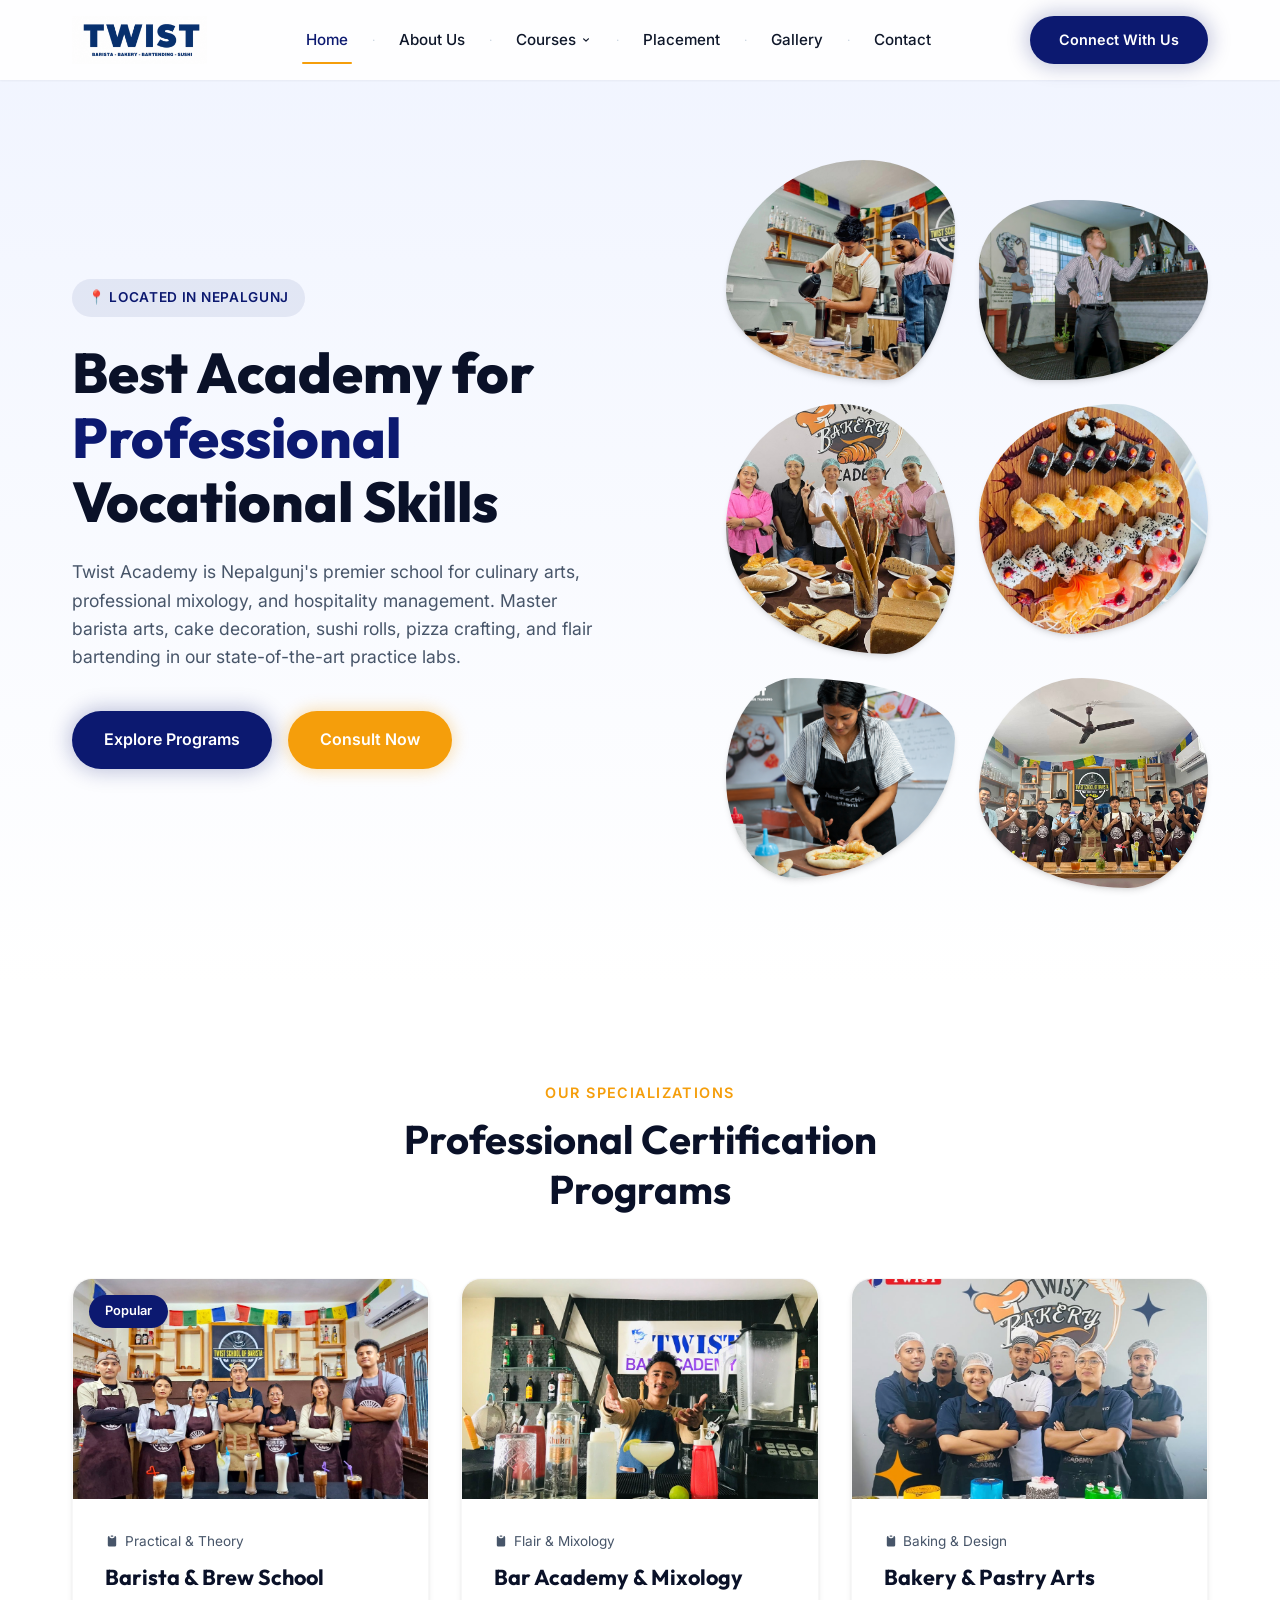
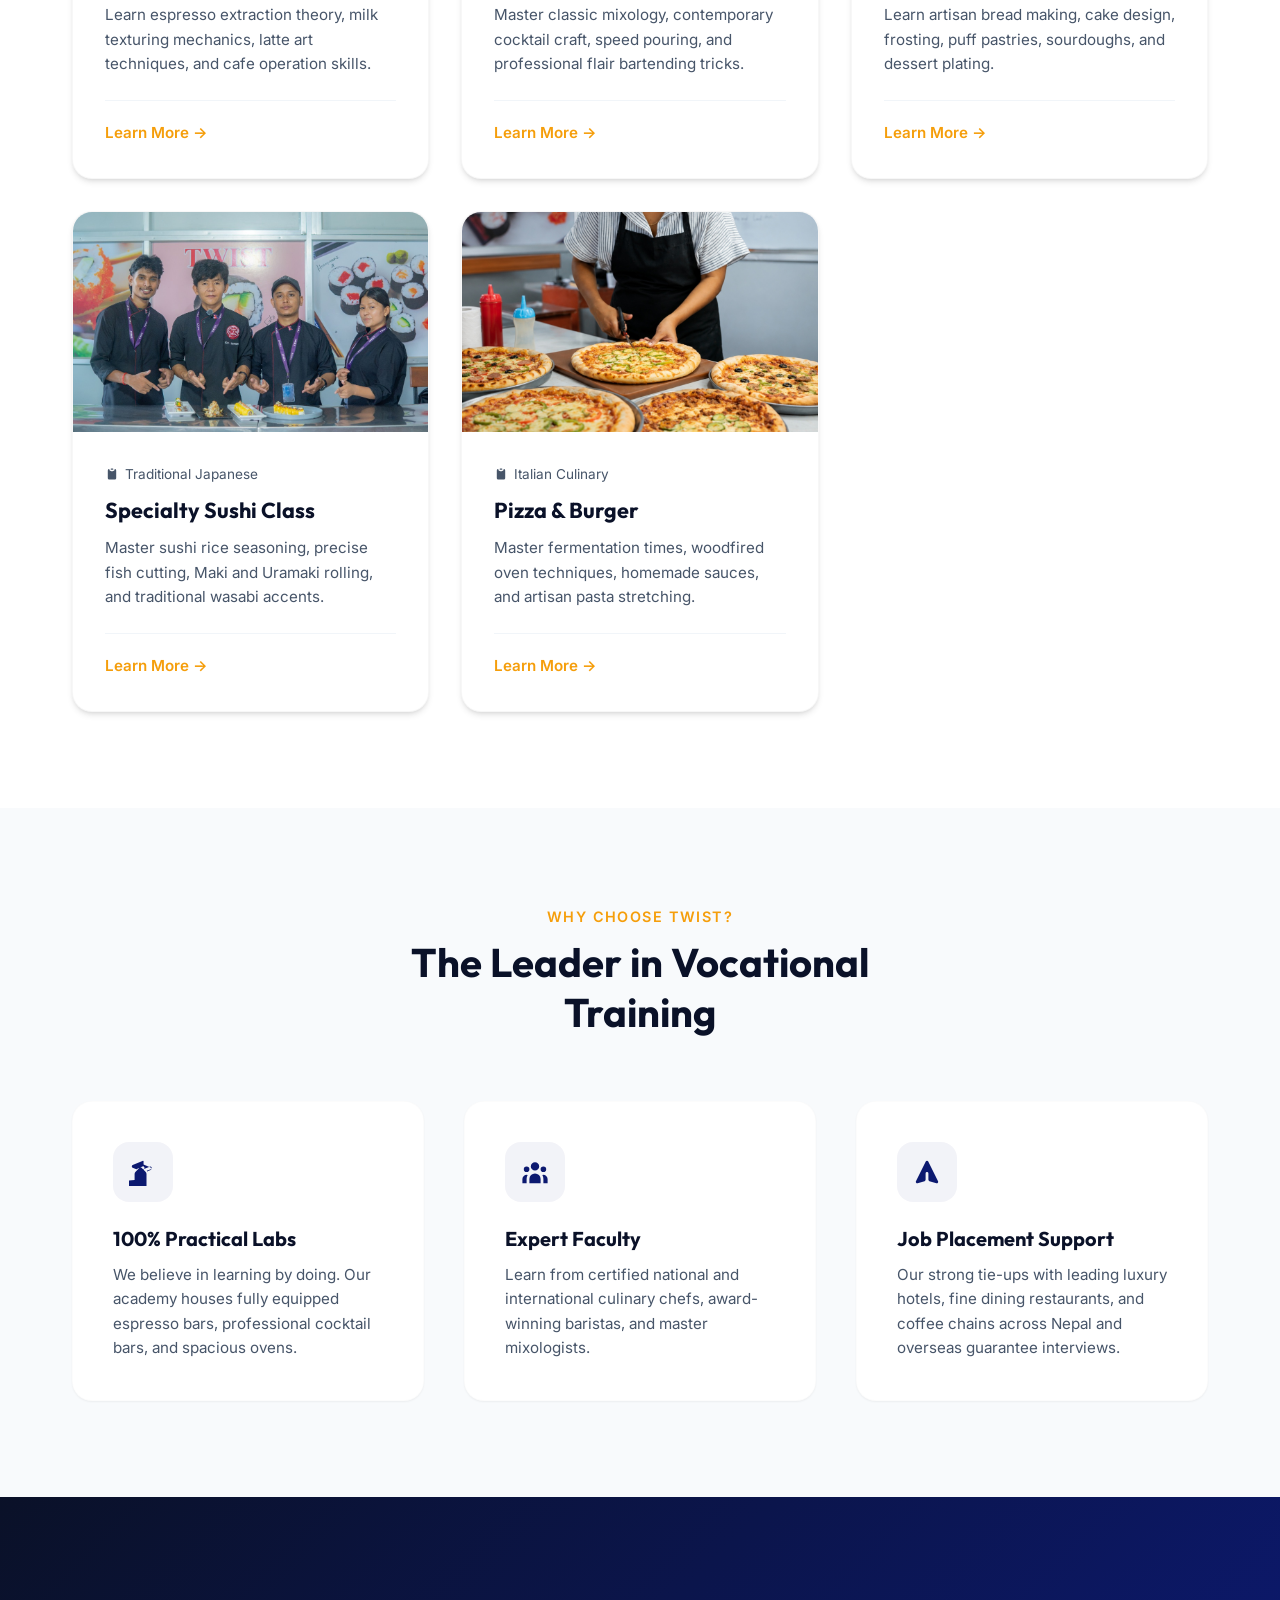
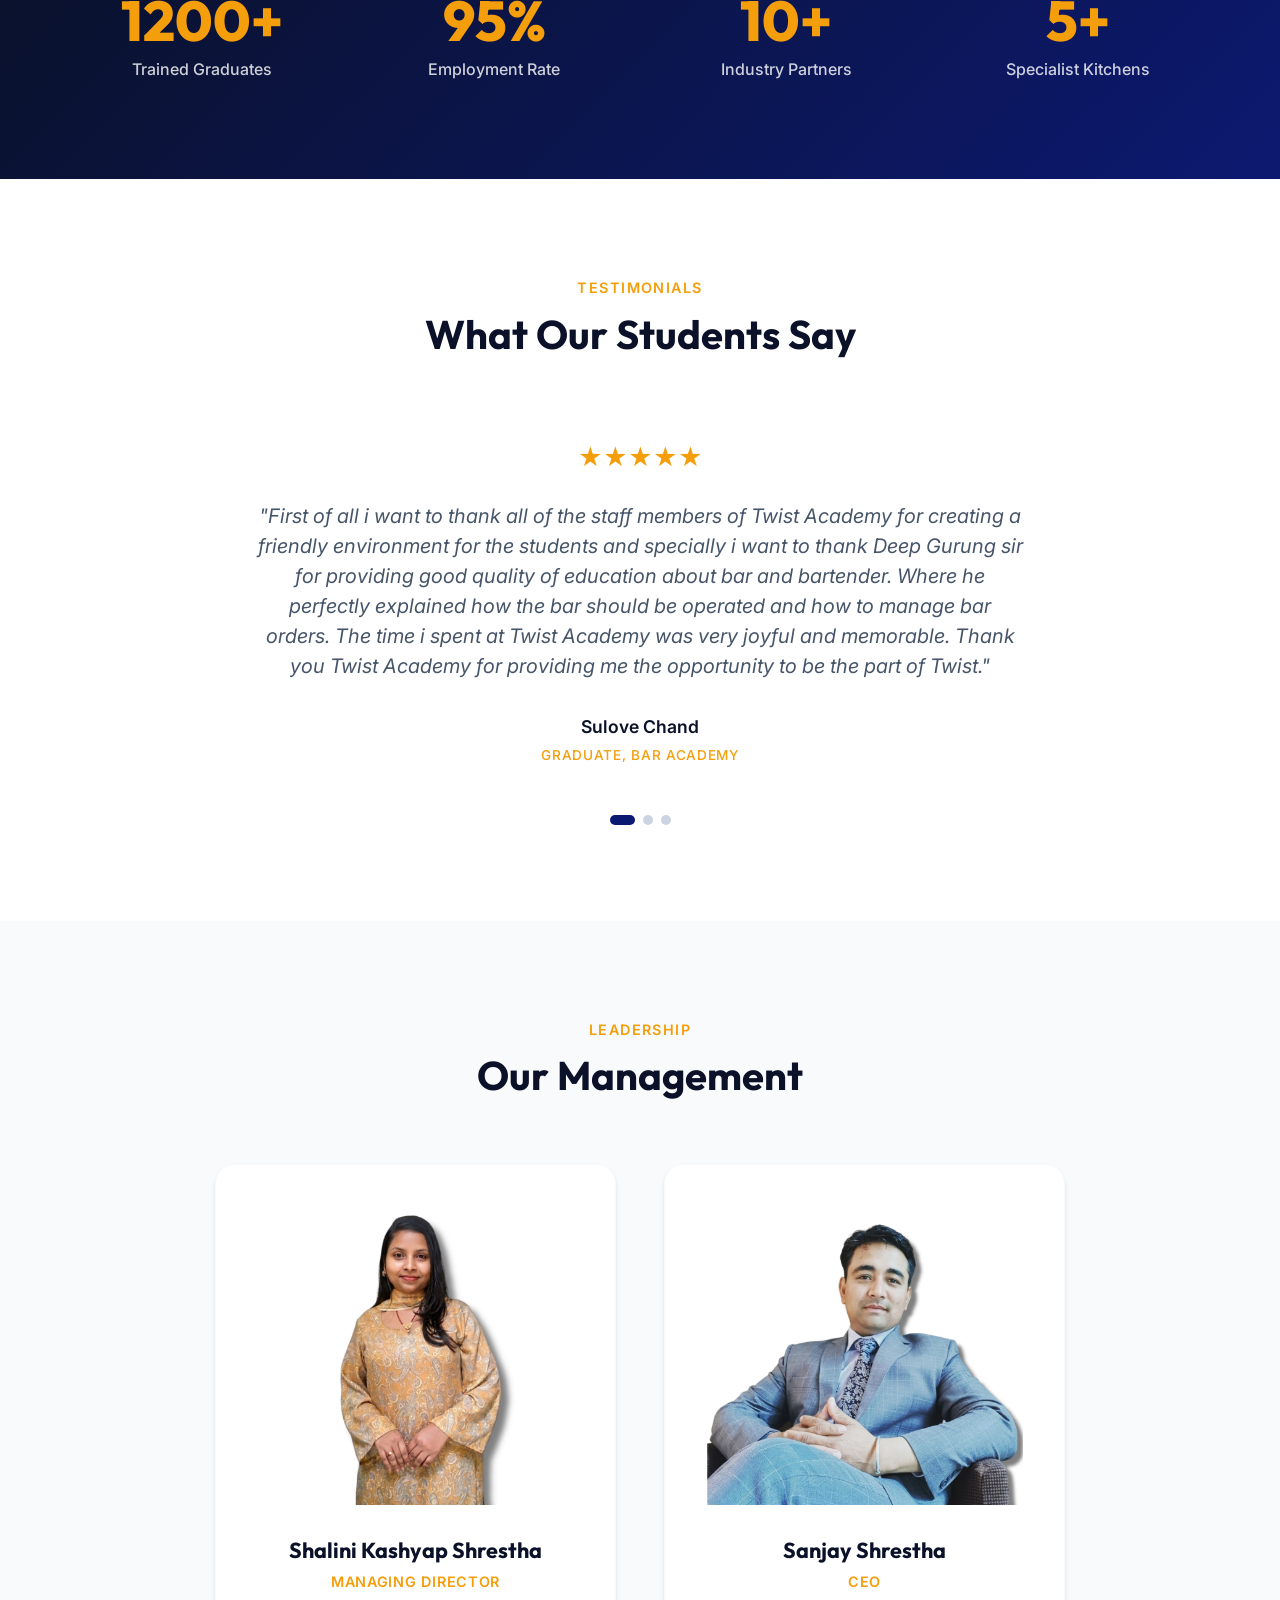
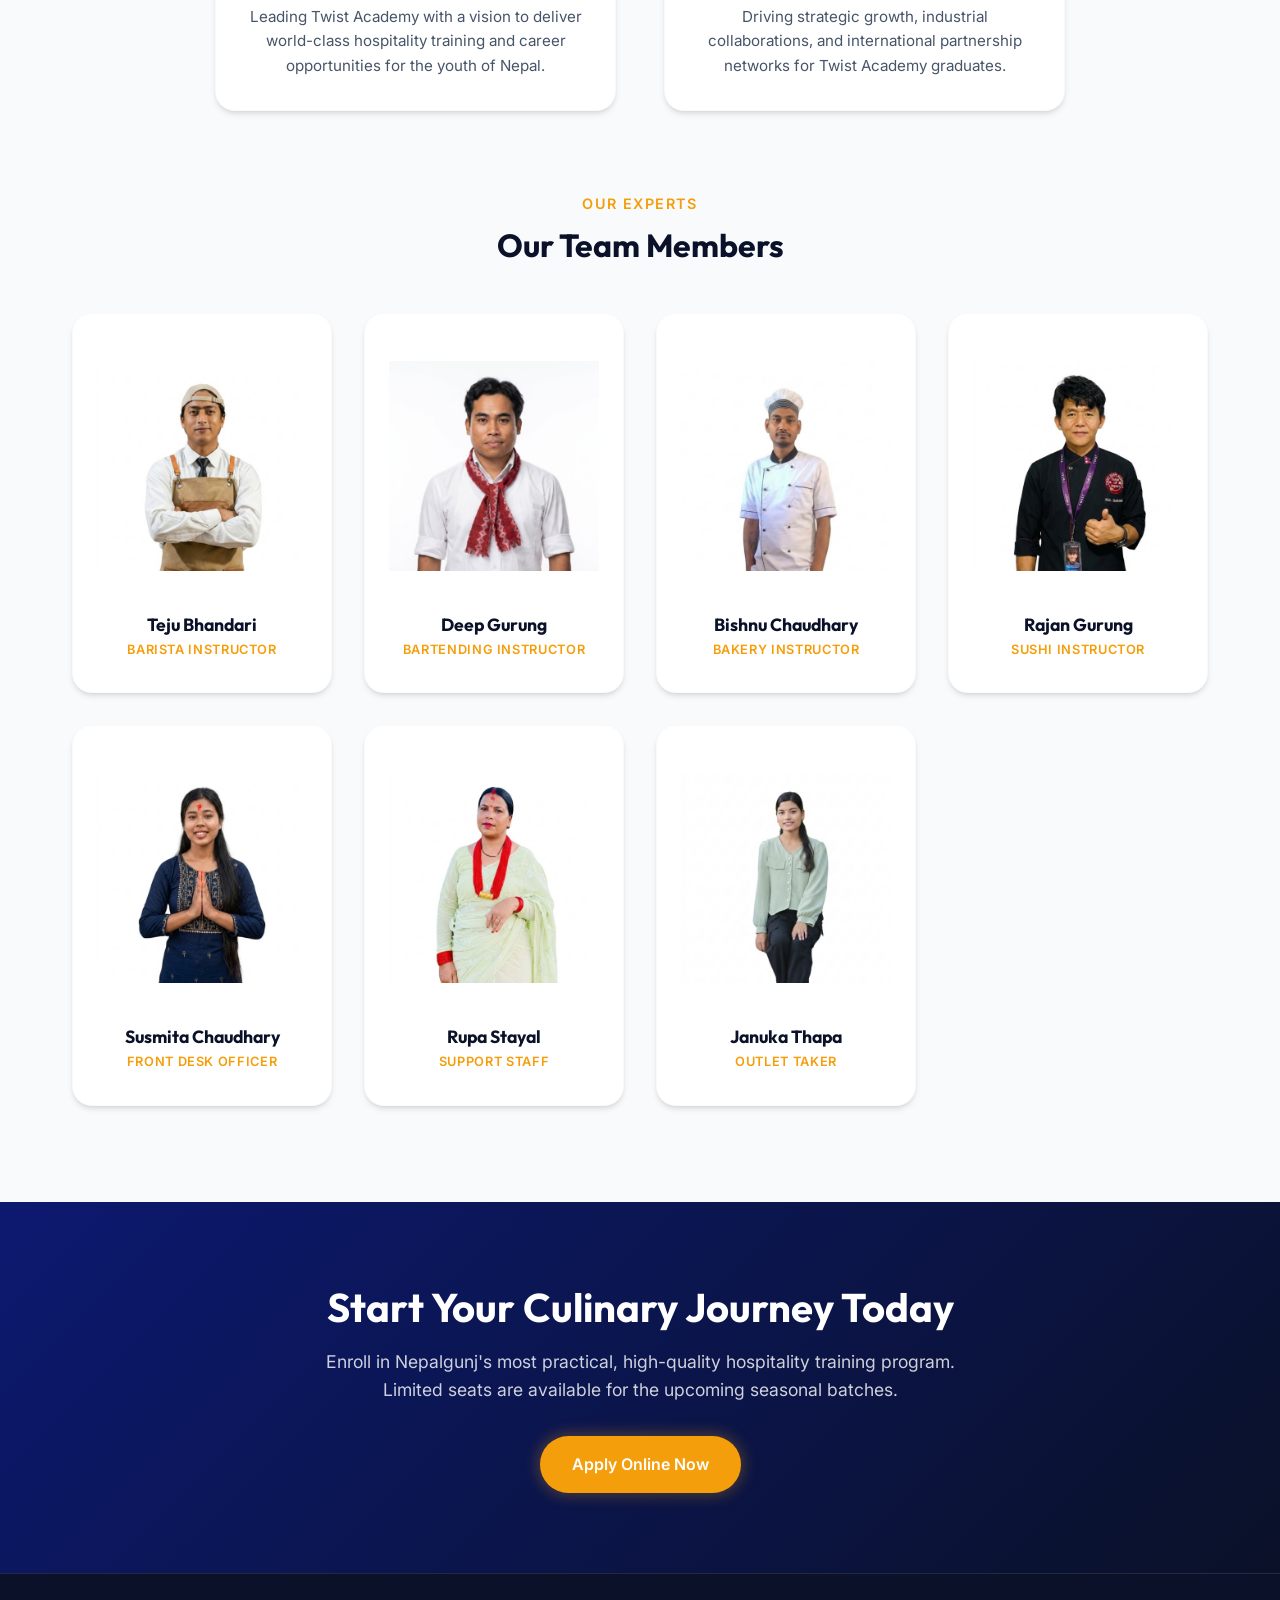
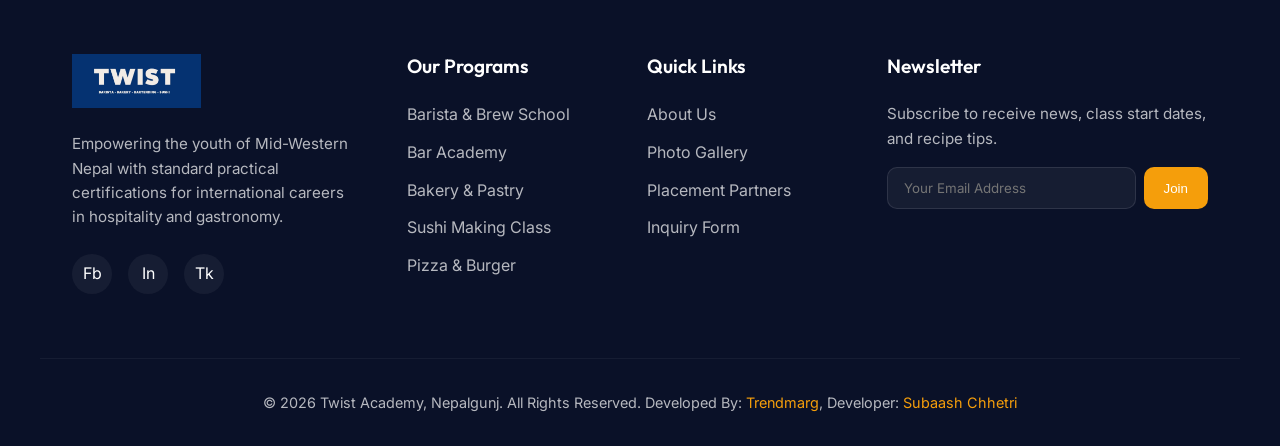
<file: index.html>
<!DOCTYPE html>
<html lang="en">
<head>
  <meta charset="UTF-8">
  <meta name="viewport" content="width=device-width, initial-scale=1.0">
  <title>Twist Academy | Hospitality & Culinary School in Nepalgunj</title>
  <meta name="description" content="Twist Academy in Nepalgunj offers professional training in Barista skills, Flair Bartending, Bakery & Pastry, Sushi making, Pizza crafting, and general Culinary Arts. Join the best hospitality school in Mid-Western Nepal.">
  <link rel="stylesheet" href="css/style.css">
</head>
<body>

  <!-- Header Section -->
  <header id="header">
    <div class="container nav-container">
      <a href="index.html" class="logo">
        <img src="assets/images/logo.png" alt="TWIST Academy Logo" style="height: 48px; width: auto; object-fit: contain;">
      </a>

      <div class="menu-toggle" id="mobile-menu">
        <span></span>
        <span></span>
        <span></span>
      </div>

      <nav>
        <ul class="nav-menu" id="nav-list">
          <li class="nav-item"><a href="index.html" class="nav-link active">Home</a></li>
          <li class="nav-separator">·</li>
          <li class="nav-item"><a href="about.html" class="nav-link">About Us</a></li>
          <li class="nav-separator">·</li>
          <li class="nav-item has-dropdown">
            <a class="nav-link dropdown-toggle">
              Courses
              <svg class="dropdown-icon" viewBox="0 0 20 20">
                <path d="M5.293 7.293a1 1 0 011.414 0L10 10.586l3.293-3.293a1 1 0 111.414 1.414l-4 4a1 1 0 01-1.414 0l-4-4a1 1 0 010-1.414z"/>
              </svg>
            </a>
            <ul class="dropdown-menu">
              <li class="dropdown-item"><a href="courses.html#barista">Barista & Brew School</a></li>
              <li class="dropdown-item"><a href="courses.html#bartending">Bar Academy (Bartending)</a></li>
              <li class="dropdown-item"><a href="courses.html#bakery">Bakery & Pastry Class</a></li>
              <li class="dropdown-item"><a href="courses.html#sushi">Sushi Making Class</a></li>
              <li class="dropdown-item"><a href="courses.html#pizza">Pizza & Burger</a></li>
            </ul>
          </li>
          <li class="nav-separator">·</li>
          <li class="nav-item"><a href="about.html#placement" class="nav-link">Placement</a></li>
          <li class="nav-separator">·</li>
          <li class="nav-item"><a href="gallery.html" class="nav-link">Gallery</a></li>
          <li class="nav-separator">·</li>
          <li class="nav-item"><a href="contact.html" class="nav-link">Contact</a></li>
        </ul>
      </nav>

      <a href="https://wa.me/9779802501801" target="_blank" rel="noopener noreferrer" class="nav-cta">Connect With Us</a>
    </div>
  </header>

  <!-- Hero Section -->
  <section class="hero">
    <div class="container hero-grid">
      <div class="hero-content">
        <div class="hero-badge">
          <span>📍 Located in Nepalgunj</span>
        </div>
        <h1 class="hero-title">Best Academy for <span>Professional</span> Vocational Skills</h1>
        <p class="hero-desc">
          Twist Academy is Nepalgunj's premier school for culinary arts, professional mixology, and hospitality management. Master barista arts, cake decoration, sushi rolls, pizza crafting, and flair bartending in our state-of-the-art practice labs.
        </p>
        <div class="hero-ctas">
          <a href="courses.html" class="btn btn-primary">Explore Programs</a>
          <a href="https://wa.me/9779802501801" target="_blank" rel="noopener noreferrer" class="btn btn-accent">Consult Now</a>
        </div>
      </div>

      <!-- Organic Blob Asymmetric Image Grid (Inspired by the HWC layout) -->
      <div class="hero-images">
        <img class="blob-img blob-1" src="assets/images/hero-barista.jpg" alt="Barista training session showing coffee latte art">
        <img class="blob-img blob-2" src="assets/images/hero-bartender.jpg" alt="Bartender performing flair bartending skills">
        <img class="blob-img blob-3" src="assets/images/hero-bakery.jpg" alt="Chef decorating freshly baked pastries and cakes">
        <img class="blob-img blob-4" src="assets/images/hero-sushi.jpg" alt="Sushi chef preparing traditional maki rolls">
        <img class="blob-img blob-5" src="assets/images/hero-pizza.jpg" alt="Fresh artisan woodfired pizza cooking">
        <img class="blob-img blob-6" src="assets/images/hero-campus.jpg" alt="Twist Academy class group photo">
      </div>
    </div>
  </section>

  <!-- Core Courses Section -->
  <section class="section">
    <div class="container">
      <div class="section-header text-center">
        <span class="section-subtitle">Our Specializations</span>
        <h2 class="section-title">Professional Certification Programs</h2>
      </div>

      <div class="course-grid">
        <!-- Course 1 -->
        <div class="course-card">
          <div class="course-img-wrapper">
            <span class="course-tag">Popular</span>
            <img class="course-img" src="assets/images/course-barista.jpg" alt="Barista training session">
          </div>
          <div class="course-info">
            <div class="course-meta">
              <div class="course-meta-item">
                <svg class="course-meta-icon" viewBox="0 0 20 20"><path d="M9 2a1 1 0 000 2h2a1 1 0 100-2H9z M4 5a2 2 0 012-2 3 3 0 003 3h2a3 3 0 003-3 2 2 0 012 2v11a2 2 0 01-2 2H6a2 2 0 01-2-2V5z"/></svg>
                <span>Practical & Theory</span>
              </div>
            </div>
            <h3 class="course-card-title">Barista & Brew School</h3>
            <p class="course-card-desc">Learn espresso extraction theory, milk texturing mechanics, latte art techniques, and cafe operation skills.</p>
            <div class="course-footer">
              <a href="courses.html#barista" class="course-link">Learn More &rarr;</a>
            </div>
          </div>
        </div>

        <!-- Course 2 -->
        <div class="course-card">
          <div class="course-img-wrapper">
            <img class="course-img" src="assets/images/course-bartender.jpg" alt="Flair Bartending session">
          </div>
          <div class="course-info">
            <div class="course-meta">
              <div class="course-meta-item">
                <svg class="course-meta-icon" viewBox="0 0 20 20"><path d="M9 2a1 1 0 000 2h2a1 1 0 100-2H9z M4 5a2 2 0 012-2 3 3 0 003 3h2a3 3 0 003-3 2 2 0 012 2v11a2 2 0 01-2 2H6a2 2 0 01-2-2V5z"/></svg>
                <span>Flair & Mixology</span>
              </div>
            </div>
            <h3 class="course-card-title">Bar Academy & Mixology</h3>
            <p class="course-card-desc">Master classic mixology, contemporary cocktail craft, speed pouring, and professional flair bartending tricks.</p>
            <div class="course-footer">
              <a href="courses.html#bartending" class="course-link">Learn More &rarr;</a>
            </div>
          </div>
        </div>

        <!-- Course 3 -->
        <div class="course-card">
          <div class="course-img-wrapper">
            <img class="course-img" src="assets/images/course-bakery.jpg" alt="Bakery and pastry preparation">
          </div>
          <div class="course-info">
            <div class="course-meta">
              <div class="course-meta-item">
                <svg class="course-meta-icon" viewBox="0 0 20 20"><path d="M9 2a1 1 0 000 2h2a1 1 0 100-2H9z M4 5a2 2 0 012-2 3 3 0 003 3h2a3 3 0 003-3 2 2 0 012 2v11a2 2 0 01-2 2H6a2 2 0 01-2-2V5z"/></svg>
                <span>Baking & Design</span>
              </div>
            </div>
            <h3 class="course-card-title">Bakery & Pastry Arts</h3>
            <p class="course-card-desc">Learn artisan bread making, cake design, frosting, puff pastries, sourdoughs, and dessert plating.</p>
            <div class="course-footer">
              <a href="courses.html#bakery" class="course-link">Learn More &rarr;</a>
            </div>
          </div>
        </div>

        <!-- Course 4 -->
        <div class="course-card">
          <div class="course-img-wrapper">
            <img class="course-img" src="assets/images/course-sushi.jpg" alt="Sushi making preparation">
          </div>
          <div class="course-info">
            <div class="course-meta">
              <div class="course-meta-item">
                <svg class="course-meta-icon" viewBox="0 0 20 20"><path d="M9 2a1 1 0 000 2h2a1 1 0 100-2H9z M4 5a2 2 0 012-2 3 3 0 003 3h2a3 3 0 003-3 2 2 0 012 2v11a2 2 0 01-2 2H6a2 2 0 01-2-2V5z"/></svg>
                <span>Traditional Japanese</span>
              </div>
            </div>
            <h3 class="course-card-title">Specialty Sushi Class</h3>
            <p class="course-card-desc">Master sushi rice seasoning, precise fish cutting, Maki and Uramaki rolling, and traditional wasabi accents.</p>
            <div class="course-footer">
              <a href="courses.html#sushi" class="course-link">Learn More &rarr;</a>
            </div>
          </div>
        </div>

        <!-- Course 5 -->
        <div class="course-card">
          <div class="course-img-wrapper">
            <img class="course-img" src="assets/images/course-pizza.jpg" alt="Neapolitan pizza baking">
          </div>
          <div class="course-info">
            <div class="course-meta">
              <div class="course-meta-item">
                <svg class="course-meta-icon" viewBox="0 0 20 20"><path d="M9 2a1 1 0 000 2h2a1 1 0 100-2H9z M4 5a2 2 0 012-2 3 3 0 003 3h2a3 3 0 003-3 2 2 0 012 2v11a2 2 0 01-2 2H6a2 2 0 01-2-2V5z"/></svg>
                <span>Italian Culinary</span>
              </div>
            </div>
            <h3 class="course-card-title">Pizza & Burger</h3>
            <p class="course-card-desc">Master fermentation times, woodfired oven techniques, homemade sauces, and artisan pasta stretching.</p>
            <div class="course-footer">
              <a href="courses.html#pizza" class="course-link">Learn More &rarr;</a>
            </div>
          </div>
        </div>
      </div>
    </div>
  </section>

  <!-- Features Section (USPs) -->
  <section class="section features">
    <div class="container">
      <div class="section-header text-center">
        <span class="section-subtitle">Why Choose Twist?</span>
        <h2 class="section-title">The Leader in Vocational Training</h2>
      </div>

      <div class="features-grid">
        <!-- Feature 1 -->
        <div class="feature-card">
          <div class="feature-icon-box">
            <svg class="feature-icon" viewBox="0 0 20 20"><path d="M10.394 2.08a1 1 0 00-.788 0l-7 3a1 1 0 000 1.84L5.25 8.051a.999.999 0 01.356-.257l4-1.714a1 1 0 11.788 1.838L7.667 9.088c.34.244.63.564.848.936l1.879-1.878a1 1 0 01.356-.257l4-1.714a1 1 0 11.788 1.838L12.667 9.088c.11.164.21.343.29.531l2.437-1.044a1 1 0 000-1.84l-5-2.143zM4 11.5v4.258a1 1 0 001.4 093l2.253-1.61a1 1 0 011.194 0l2.253 1.61a1 1 0 001.4-.093V11.5c0-.62-.25-1.21-.707-1.636l-2.828-2.828a1 1 0 00-1.414 0L4.707 9.864c-.457.426-.707 1.016-.707 1.636z"/></svg>
          </div>
          <h3 class="feature-title">100% Practical Labs</h3>
          <p class="feature-desc">We believe in learning by doing. Our academy houses fully equipped espresso bars, professional cocktail bars, and spacious ovens.</p>
        </div>

        <!-- Feature 2 -->
        <div class="feature-card">
          <div class="feature-icon-box">
            <svg class="feature-icon" viewBox="0 0 20 20"><path d="M13 6a3 3 0 11-6 0 3 3 0 016 0zM18 8a2 2 0 11-4 0 2 2 0 014 0zM14 15a4 4 0 00-8 0v3h8v-3zM6 8a2 2 0 11-4 0 2 2 0 014 0zM16 18v-3a5.972 5.972 0 00-.75-2.906A3.005 3.005 0 0119 15v3h-3zM4.75 12.094A5.973 5.973 0 004 15v3H1v-3a3.005 3.005 0 013.75-2.906z"/></svg>
          </div>
          <h3 class="feature-title">Expert Faculty</h3>
          <p class="feature-desc">Learn from certified national and international culinary chefs, award-winning baristas, and master mixologists.</p>
        </div>

        <!-- Feature 3 -->
        <div class="feature-card">
          <div class="feature-icon-box">
            <svg class="feature-icon" viewBox="0 0 20 20"><path d="M10.894 2.553a1 1 0 00-1.788 0l-7 14a1 1 0 001.169 1.409l5-1.429A1 1 0 009 15.571V11a1 1 0 112 0v4.571a1 1 0 00.725.962l5 1.428a1 1 0 001.17-1.408l-7-14z"/></svg>
          </div>
          <h3 class="feature-title">Job Placement Support</h3>
          <p class="feature-desc">Our strong tie-ups with leading luxury hotels, fine dining restaurants, and coffee chains across Nepal and overseas guarantee interviews.</p>
        </div>
      </div>
    </div>
  </section>

  <!-- Statistics Bar -->
  <section class="section stats">
    <div class="container stats-grid">
      <div class="stat-item">
        <span class="stat-number" id="stat-students">1200+</span>
        <span class="stat-label">Trained Graduates</span>
      </div>
      <div class="stat-item">
        <span class="stat-number">95%</span>
        <span class="stat-label">Employment Rate</span>
      </div>
      <div class="stat-item">
        <span class="stat-number">10+</span>
        <span class="stat-label">Industry Partners</span>
      </div>
      <div class="stat-item">
        <span class="stat-number">5+</span>
        <span class="stat-label">Specialist Kitchens</span>
      </div>
    </div>
  </section>

  <!-- Testimonials Section -->
  <section class="section">
    <div class="container">
      <div class="section-header text-center">
        <span class="section-subtitle">Testimonials</span>
        <h2 class="section-title">What Our Students Say</h2>
      </div>

      <div class="testimonials-slider">
        <!-- Slide 1 -->
        <div class="testimonial-slide active">
          <div class="testimonial-stars">★★★★★</div>
          <p class="testimonial-text">"First of all i want to thank all of the staff members of Twist Academy for creating a friendly environment for the students and specially i want to thank Deep Gurung sir for providing good quality of education about bar and bartender. Where he perfectly explained how the bar should be operated and how to manage bar orders. The time i spent at Twist Academy was very joyful and memorable. Thank you Twist Academy for providing me the opportunity to be the part of Twist."</p>
          <p class="testimonial-author">Sulove Chand</p>
          <p class="testimonial-role">Graduate, Bar Academy</p>
        </div>

        <!-- Slide 2 -->
        <div class="testimonial-slide">
          <div class="testimonial-stars">★★★★★</div>
          <p class="testimonial-text">"My name is Surendra Ramjhali Magar. I'm from Duduwa. I have completed my bartending course from the best academy in Nepalgunj, which is located in Banke and near Dhamboji Chowk. The name of the institute is Twist Barista, Sushi, Bakery & Bartending. My learning experience at the bar has been truly exceptional. The bar institute provided a professional and welcoming environment that reflects real industry standards. Most importantly, our bar instructor, Mr. Deep Gurung sir is highly skilled, patient, and inspiring. His teaching style is clear, practical, and motivating to me. Every session was well-structured, hands-on, and engaging. From bar setup and hygiene to cocktail preparation and professional guest service, Mr. Deep Gurung sir guided us with dedication and care. He not only taught us bartending skills but also built our confidence, discipline, and passion for the profession. We are deeply grateful for his mentorship and proud to have learned under his guidance. Thank You Twist Institute & all team."</p>
          <p class="testimonial-author">Surendra Magar</p>
          <p class="testimonial-role">Graduate, Bar Academy</p>
        </div>

        <!-- Slide 3 -->
        <div class="testimonial-slide">
          <div class="testimonial-stars">★★★★★</div>
          <p class="testimonial-text">"Twist Academy Nepalgunj provides a supportive learning environment with hands-on training, and having a teacher like Bishnu Sir makes the experience even better. His professionalism, kindness, and passion for baking inspire students to become skilled bakers. I highly recommend Bishnu Chaudhary Sir and Twist Academy Nepalgunj to anyone who wants to build a successful career in bakery and pastry."</p>
          <p class="testimonial-author">Neha Hamsal</p>
          <p class="testimonial-role">Student, Bakery & Pastry Arts</p>
        </div>

        <div class="testimonial-dots">
          <span class="dot active" onclick="setTestimonial(0)"></span>
          <span class="dot" onclick="setTestimonial(1)"></span>
          <span class="dot" onclick="setTestimonial(2)"></span>
        </div>
      </div>
    </div>
  </section>

  <!-- Leadership / Management Section -->
  <section class="section leadership-section" style="background-color: var(--bg-light);">
    <div class="container">
      <div class="section-header text-center">
        <span class="section-subtitle">Leadership</span>
        <h2 class="section-title">Our Management</h2>
      </div>
      <div class="leadership-grid">
        <!-- Card 1 -->
        <div class="leader-card">
          <div class="leader-img-box">
            <img src="assets/images/leader-shalini.png" alt="Shalini Kashyap Shrestha - Managing Director" class="leader-img">
          </div>
          <div class="leader-info">
            <h3 class="leader-name">Shalini Kashyap Shrestha</h3>
            <p class="leader-role">Managing Director</p>
            <p class="leader-bio">Leading Twist Academy with a vision to deliver world-class hospitality training and career opportunities for the youth of Nepal.</p>
          </div>
        </div>
        <!-- Card 2 -->
        <div class="leader-card">
          <div class="leader-img-box">
            <img src="assets/images/leader-sanjay.jpg" alt="Sanjay Shrestha - CEO" class="leader-img">
          </div>
          <div class="leader-info">
            <h3 class="leader-name">Sanjay Shrestha</h3>
            <p class="leader-role">CEO</p>
            <p class="leader-bio">Driving strategic growth, industrial collaborations, and international partnership networks for Twist Academy graduates.</p>
          </div>
        </div>
      </div>

      <!-- Team Members Subsection -->
      <div style="margin-top: 5rem;">
        <div class="section-header text-center" style="margin-bottom: 3rem;">
          <span class="section-subtitle">Our Experts</span>
          <h3 class="section-title" style="font-size: 2rem;">Our Team Members</h3>
        </div>
        <div class="trainers-grid" style="display: grid; grid-template-columns: repeat(auto-fit, minmax(220px, 1fr)); gap: 2rem;">
          <!-- Member 1 -->
          <div class="trainer-card">
            <div class="trainer-img-box">
              <img class="trainer-img" src="assets/images/team-teju.png" alt="Teju Bhandari">
            </div>
            <div class="trainer-info" style="padding: 1.25rem;">
              <h4 class="trainer-name" style="font-size: 1.1rem;">Teju Bhandari</h4>
              <p class="trainer-role" style="font-size: 0.8rem; color: var(--accent);">Barista Instructor</p>
            </div>
          </div>
          <!-- Member 2 -->
          <div class="trainer-card">
            <div class="trainer-img-box">
              <img class="trainer-img" src="assets/images/team-deep.png" alt="Deep Gurung">
            </div>
            <div class="trainer-info" style="padding: 1.25rem;">
              <h4 class="trainer-name" style="font-size: 1.1rem;">Deep Gurung</h4>
              <p class="trainer-role" style="font-size: 0.8rem; color: var(--accent);">Bartending Instructor</p>
            </div>
          </div>
          <!-- Member 3 -->
          <div class="trainer-card">
            <div class="trainer-img-box">
              <img class="trainer-img" src="assets/images/team-bishnu.png" alt="Bishnu Chaudhary">
            </div>
            <div class="trainer-info" style="padding: 1.25rem;">
              <h4 class="trainer-name" style="font-size: 1.1rem;">Bishnu Chaudhary</h4>
              <p class="trainer-role" style="font-size: 0.8rem; color: var(--accent);">Bakery Instructor</p>
            </div>
          </div>
          <!-- Member 4 -->
          <div class="trainer-card">
            <div class="trainer-img-box">
              <img class="trainer-img" src="assets/images/team-rajan.png" alt="Rajan Gurung">
            </div>
            <div class="trainer-info" style="padding: 1.25rem;">
              <h4 class="trainer-name" style="font-size: 1.1rem;">Rajan Gurung</h4>
              <p class="trainer-role" style="font-size: 0.8rem; color: var(--accent);">Sushi Instructor</p>
            </div>
          </div>
          <!-- Member 5 -->
          <div class="trainer-card">
            <div class="trainer-img-box">
              <img class="trainer-img" src="assets/images/team-susmita.png" alt="Susmita Chaudhary">
            </div>
            <div class="trainer-info" style="padding: 1.25rem;">
              <h4 class="trainer-name" style="font-size: 1.1rem;">Susmita Chaudhary</h4>
              <p class="trainer-role" style="font-size: 0.8rem; color: var(--accent);">Front Desk Officer</p>
            </div>
          </div>
          <!-- Member 6 -->
          <div class="trainer-card">
            <div class="trainer-img-box">
              <img class="trainer-img" src="assets/images/team-rupa.png" alt="Rupa Stayal">
            </div>
            <div class="trainer-info" style="padding: 1.25rem;">
              <h4 class="trainer-name" style="font-size: 1.1rem;">Rupa Stayal</h4>
              <p class="trainer-role" style="font-size: 0.8rem; color: var(--accent);">Support Staff</p>
            </div>
          </div>
          <!-- Member 7 -->
          <div class="trainer-card">
            <div class="trainer-img-box">
              <img class="trainer-img" src="assets/images/team-januka.png" alt="Januka Thapa">
            </div>
            <div class="trainer-info" style="padding: 1.25rem;">
              <h4 class="trainer-name" style="font-size: 1.1rem;">Januka Thapa</h4>
              <p class="trainer-role" style="font-size: 0.8rem; color: var(--accent);">Outlet Taker</p>
            </div>
          </div>
        </div>
      </div>
    </div>
  </section>

  <!-- CTA Banner Section -->
  <section class="cta-banner">
    <div class="container cta-banner-content">
      <h2>Start Your Culinary Journey Today</h2>
      <p>Enroll in Nepalgunj's most practical, high-quality hospitality training program. Limited seats are available for the upcoming seasonal batches.</p>
      <a href="contact.html" class="btn btn-accent">Apply Online Now</a>
    </div>
  </section>

  <!-- Footer Section -->
  <footer>
    <div class="container footer-grid">
      <div>
        <div class="footer-logo" style="margin-bottom: 1.5rem;">
          <img src="assets/images/logo-dark.png" alt="TWIST Academy Logo" style="height: 54px; width: auto; object-fit: contain;">
        </div>
        <p class="footer-desc">Empowering the youth of Mid-Western Nepal with standard practical certifications for international careers in hospitality and gastronomy.</p>
        <div class="social-links">
          <a href="https://www.facebook.com/tbanepalgunj/" target="_blank" rel="noopener noreferrer" class="social-icon">Fb</a>
          <a href="https://www.instagram.com/twist_nepalgunj/" target="_blank" rel="noopener noreferrer" class="social-icon">In</a>
          <a href="https://www.tiktok.com/@twist_nepalgunj" target="_blank" rel="noopener noreferrer" class="social-icon">Tk</a>
        </div>
      </div>

      <div>
        <h4 class="footer-title">Our Programs</h4>
        <ul class="footer-links">
          <li class="footer-link-item"><a href="courses.html#barista">Barista & Brew School</a></li>
          <li class="footer-link-item"><a href="courses.html#bartending">Bar Academy</a></li>
          <li class="footer-link-item"><a href="courses.html#bakery">Bakery & Pastry</a></li>
          <li class="footer-link-item"><a href="courses.html#sushi">Sushi Making Class</a></li>
          <li class="footer-link-item"><a href="courses.html#pizza">Pizza & Burger</a></li>
        </ul>
      </div>

      <div>
        <h4 class="footer-title">Quick Links</h4>
        <ul class="footer-links">
          <li class="footer-link-item"><a href="about.html">About Us</a></li>
          <li class="footer-link-item"><a href="gallery.html">Photo Gallery</a></li>
          <li class="footer-link-item"><a href="about.html#placement">Placement Partners</a></li>
          <li class="footer-link-item"><a href="contact.html">Inquiry Form</a></li>
        </ul>
      </div>

      <div class="footer-newsletter">
        <h4 class="footer-title">Newsletter</h4>
        <p>Subscribe to receive news, class start dates, and recipe tips.</p>
        <form class="newsletter-form" onsubmit="event.preventDefault(); alert('Subscribed!');">
          <input class="newsletter-input" type="email" placeholder="Your Email Address" required>
          <button class="newsletter-btn" type="submit">Join</button>
        </form>
      </div>
    </div>

    <div class="container footer-bottom">
      <p>&copy; 2026 Twist Academy, Nepalgunj. All Rights Reserved. Developed By: <a href="https://www.facebook.com/trendmarg.np" target="_blank" rel="noopener noreferrer" style="color: var(--accent); text-decoration: none;">Trendmarg</a>, Developer: <a href="https://subaashchhetri.com.np" target="_blank" rel="noopener noreferrer" style="color: var(--accent); text-decoration: none;">Subaash Chhetri</a></p>
    </div>
  </footer>

  <script src="js/main.js"></script>
</body>
</html>
</file>
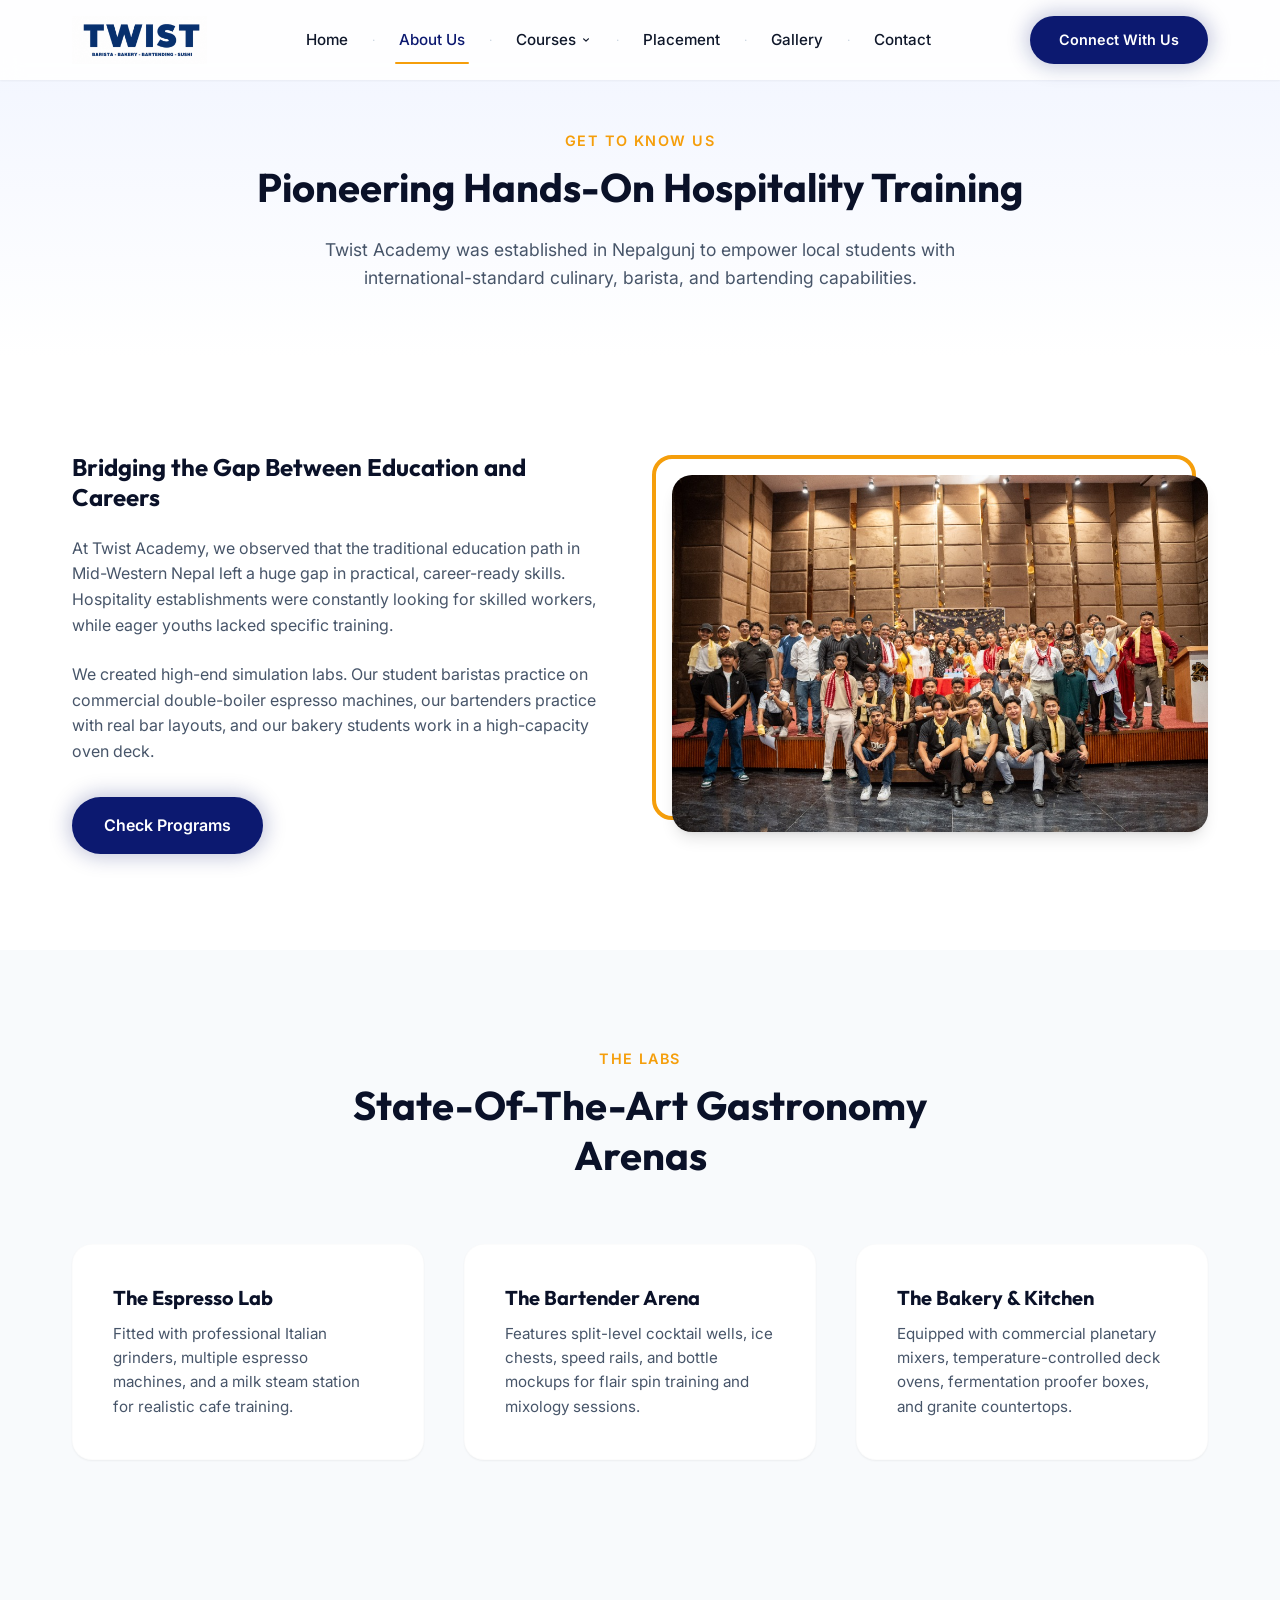
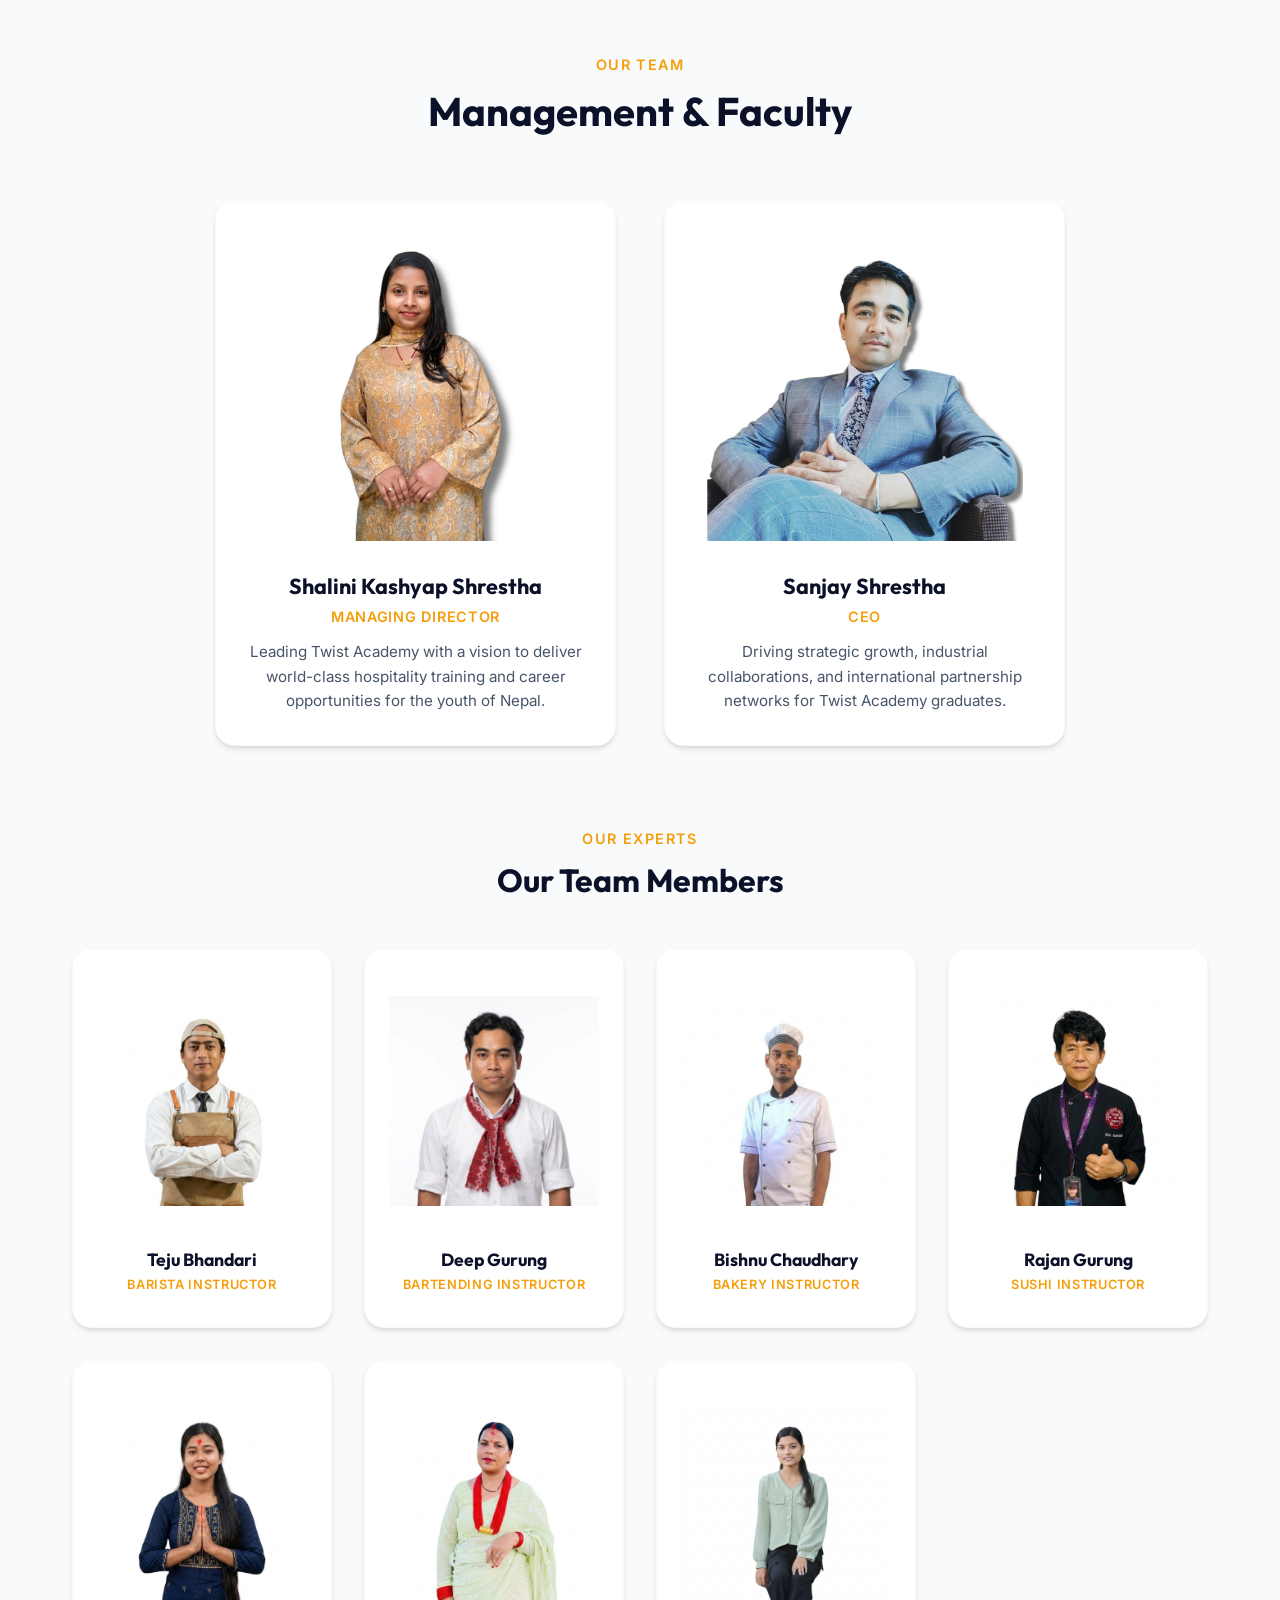
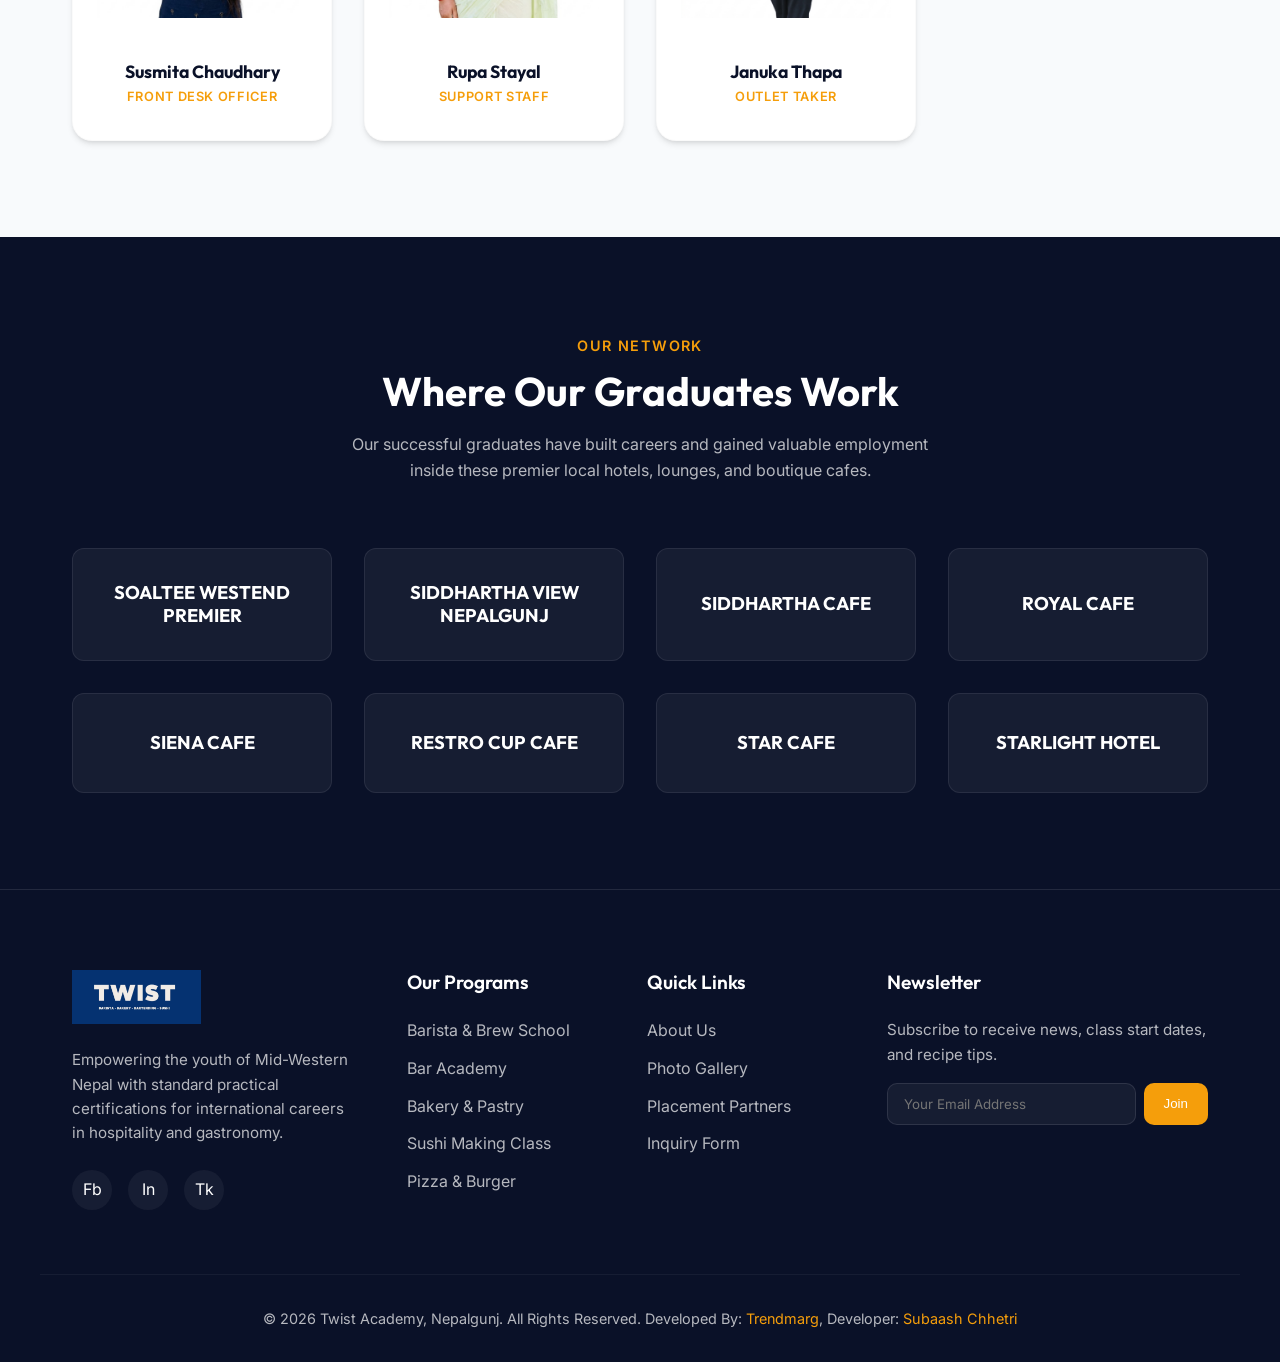
<file: about.html>
<!DOCTYPE html>
<html lang="en">
<head>
  <meta charset="UTF-8">
  <meta name="viewport" content="width=device-width, initial-scale=1.0">
  <title>About Us | Twist Academy Nepalgunj</title>
  <meta name="description" content="Learn about the history, trainers, labs, and career opportunities at Twist Academy, Nepalgunj. Discover our commitment to practical learning.">
  <link rel="stylesheet" href="css/style.css">
</head>
<body>

  <!-- Header Section -->
  <header id="header">
    <div class="container nav-container">
      <a href="index.html" class="logo">
        <img src="assets/images/logo.png" alt="TWIST Academy Logo" style="height: 48px; width: auto; object-fit: contain;">
      </a>

      <div class="menu-toggle" id="mobile-menu">
        <span></span>
        <span></span>
        <span></span>
      </div>

      <nav>
        <ul class="nav-menu" id="nav-list">
          <li class="nav-item"><a href="index.html" class="nav-link">Home</a></li>
          <li class="nav-separator">·</li>
          <li class="nav-item"><a href="about.html" class="nav-link active">About Us</a></li>
          <li class="nav-separator">·</li>
          <li class="nav-item has-dropdown">
            <a class="nav-link dropdown-toggle">
              Courses
              <svg class="dropdown-icon" viewBox="0 0 20 20">
                <path d="M5.293 7.293a1 1 0 011.414 0L10 10.586l3.293-3.293a1 1 0 111.414 1.414l-4 4a1 1 0 01-1.414 0l-4-4a1 1 0 010-1.414z"/>
              </svg>
            </a>
            <ul class="dropdown-menu">
              <li class="dropdown-item"><a href="courses.html#barista">Barista & Brew School</a></li>
              <li class="dropdown-item"><a href="courses.html#bartending">Bar Academy (Bartending)</a></li>
              <li class="dropdown-item"><a href="courses.html#bakery">Bakery & Pastry Class</a></li>
              <li class="dropdown-item"><a href="courses.html#sushi">Sushi Making Class</a></li>
              <li class="dropdown-item"><a href="courses.html#pizza">Pizza & Burger</a></li>
            </ul>
          </li>
          <li class="nav-separator">·</li>
          <li class="nav-item"><a href="about.html#placement" class="nav-link">Placement</a></li>
          <li class="nav-separator">·</li>
          <li class="nav-item"><a href="gallery.html" class="nav-link">Gallery</a></li>
          <li class="nav-separator">·</li>
          <li class="nav-item"><a href="contact.html" class="nav-link">Contact</a></li>
        </ul>
      </nav>

      <a href="https://wa.me/9779802501801" target="_blank" rel="noopener noreferrer" class="nav-cta">Connect With Us</a>
    </div>
  </header>

  <!-- About Hero -->
  <section class="about-hero">
    <div class="container">
      <span class="section-subtitle">Get to Know Us</span>
      <h1 class="section-title">Pioneering Hands-On Hospitality Training</h1>
      <p class="hero-desc" style="margin: 1.5rem auto 0 auto; max-width: 700px;">
        Twist Academy was established in Nepalgunj to empower local students with international-standard culinary, barista, and bartending capabilities.
      </p>
    </div>
  </section>

  <!-- Our Vision & Mission -->
  <section class="section">
    <div class="container about-intro-grid">
      <div>
        <h2 class="mb-3">Bridging the Gap Between Education and Careers</h2>
        <p class="mb-3" style="color: var(--text-muted);">
          At Twist Academy, we observed that the traditional education path in Mid-Western Nepal left a huge gap in practical, career-ready skills. Hospitality establishments were constantly looking for skilled workers, while eager youths lacked specific training.
        </p>
        <p class="mb-4" style="color: var(--text-muted);">
          We created high-end simulation labs. Our student baristas practice on commercial double-boiler espresso machines, our bartenders practice with real bar layouts, and our bakery students work in a high-capacity oven deck. 
        </p>
        <div class="hero-ctas">
          <a href="courses.html" class="btn btn-primary">Check Programs</a>
        </div>
      </div>
      <div class="about-img-box">
        <img class="about-img" src="assets/images/about-group.jpg" alt="Twist Academy team and students celebrating graduation">
      </div>
    </div>
  </section>

  <!-- Our Facilities -->
  <section class="section" style="background-color: var(--bg-light);">
    <div class="container">
      <div class="section-header text-center">
        <span class="section-subtitle">The Labs</span>
        <h2 class="section-title">State-Of-The-Art Gastronomy Arenas</h2>
      </div>

      <div class="features-grid">
        <div class="feature-card">
          <h3 class="feature-title">The Espresso Lab</h3>
          <p class="feature-desc">Fitted with professional Italian grinders, multiple espresso machines, and a milk steam station for realistic cafe training.</p>
        </div>
        <div class="feature-card">
          <h3 class="feature-title">The Bartender Arena</h3>
          <p class="feature-desc">Features split-level cocktail wells, ice chests, speed rails, and bottle mockups for flair spin training and mixology sessions.</p>
        </div>
        <div class="feature-card">
          <h3 class="feature-title">The Bakery & Kitchen</h3>
          <p class="feature-desc">Equipped with commercial planetary mixers, temperature-controlled deck ovens, fermentation proofer boxes, and granite countertops.</p>
        </div>
      </div>
    </div>
  </section>

  <!-- Leadership & Team Section -->
  <section class="section" style="background-color: var(--bg-light);">
    <div class="container">
      <div class="section-header text-center">
        <span class="section-subtitle">Our Team</span>
        <h2 class="section-title">Management & Faculty</h2>
      </div>

      <!-- Management Grid -->
      <div class="leadership-grid" style="margin-bottom: 5rem;">
        <!-- Card 1 -->
        <div class="leader-card">
          <div class="leader-img-box">
            <img src="assets/images/leader-shalini.png" alt="Shalini Kashyap Shrestha - Managing Director" class="leader-img">
          </div>
          <div class="leader-info">
            <h3 class="leader-name">Shalini Kashyap Shrestha</h3>
            <p class="leader-role">Managing Director</p>
            <p class="leader-bio">Leading Twist Academy with a vision to deliver world-class hospitality training and career opportunities for the youth of Nepal.</p>
          </div>
        </div>
        <!-- Card 2 -->
        <div class="leader-card">
          <div class="leader-img-box">
            <img src="assets/images/leader-sanjay.jpg" alt="Sanjay Shrestha - CEO" class="leader-img">
          </div>
          <div class="leader-info">
            <h3 class="leader-name">Sanjay Shrestha</h3>
            <p class="leader-role">CEO</p>
            <p class="leader-bio">Driving strategic growth, industrial collaborations, and international partnership networks for Twist Academy graduates.</p>
          </div>
        </div>
      </div>

      <!-- Team Members Grid -->
      <div>
        <div class="section-header text-center" style="margin-bottom: 3rem;">
          <span class="section-subtitle">Our Experts</span>
          <h3 class="section-title" style="font-size: 2rem;">Our Team Members</h3>
        </div>
        <div class="trainers-grid" style="display: grid; grid-template-columns: repeat(auto-fit, minmax(220px, 1fr)); gap: 2rem;">
          <!-- Member 1 -->
          <div class="trainer-card">
            <div class="trainer-img-box">
              <img class="trainer-img" src="assets/images/team-teju.png" alt="Teju Bhandari">
            </div>
            <div class="trainer-info" style="padding: 1.25rem;">
              <h4 class="trainer-name" style="font-size: 1.1rem;">Teju Bhandari</h4>
              <p class="trainer-role" style="font-size: 0.8rem; color: var(--accent);">Barista Instructor</p>
            </div>
          </div>
          <!-- Member 2 -->
          <div class="trainer-card">
            <div class="trainer-img-box">
              <img class="trainer-img" src="assets/images/team-deep.png" alt="Deep Gurung">
            </div>
            <div class="trainer-info" style="padding: 1.25rem;">
              <h4 class="trainer-name" style="font-size: 1.1rem;">Deep Gurung</h4>
              <p class="trainer-role" style="font-size: 0.8rem; color: var(--accent);">Bartending Instructor</p>
            </div>
          </div>
          <!-- Member 3 -->
          <div class="trainer-card">
            <div class="trainer-img-box">
              <img class="trainer-img" src="assets/images/team-bishnu.png" alt="Bishnu Chaudhary">
            </div>
            <div class="trainer-info" style="padding: 1.25rem;">
              <h4 class="trainer-name" style="font-size: 1.1rem;">Bishnu Chaudhary</h4>
              <p class="trainer-role" style="font-size: 0.8rem; color: var(--accent);">Bakery Instructor</p>
            </div>
          </div>
          <!-- Member 4 -->
          <div class="trainer-card">
            <div class="trainer-img-box">
              <img class="trainer-img" src="assets/images/team-rajan.png" alt="Rajan Gurung">
            </div>
            <div class="trainer-info" style="padding: 1.25rem;">
              <h4 class="trainer-name" style="font-size: 1.1rem;">Rajan Gurung</h4>
              <p class="trainer-role" style="font-size: 0.8rem; color: var(--accent);">Sushi Instructor</p>
            </div>
          </div>
          <!-- Member 5 -->
          <div class="trainer-card">
            <div class="trainer-img-box">
              <img class="trainer-img" src="assets/images/team-susmita.png" alt="Susmita Chaudhary">
            </div>
            <div class="trainer-info" style="padding: 1.25rem;">
              <h4 class="trainer-name" style="font-size: 1.1rem;">Susmita Chaudhary</h4>
              <p class="trainer-role" style="font-size: 0.8rem; color: var(--accent);">Front Desk Officer</p>
            </div>
          </div>
          <!-- Member 6 -->
          <div class="trainer-card">
            <div class="trainer-img-box">
              <img class="trainer-img" src="assets/images/team-rupa.png" alt="Rupa Stayal">
            </div>
            <div class="trainer-info" style="padding: 1.25rem;">
              <h4 class="trainer-name" style="font-size: 1.1rem;">Rupa Stayal</h4>
              <p class="trainer-role" style="font-size: 0.8rem; color: var(--accent);">Support Staff</p>
            </div>
          </div>
          <!-- Member 7 -->
          <div class="trainer-card">
            <div class="trainer-img-box">
              <img class="trainer-img" src="assets/images/team-januka.png" alt="Januka Thapa">
            </div>
            <div class="trainer-info" style="padding: 1.25rem;">
              <h4 class="trainer-name" style="font-size: 1.1rem;">Januka Thapa</h4>
              <p class="trainer-role" style="font-size: 0.8rem; color: var(--accent);">Outlet Taker</p>
            </div>
          </div>
        </div>
      </div>
    </div>
  </section>

  <!-- Placement Partners -->
  <section class="section" id="placement" style="background-color: var(--primary); color: white;">
    <div class="container">
      <div class="section-header text-center">
        <span class="section-subtitle" style="color: var(--accent);">Our Network</span>
        <h2 class="section-title" style="color: white;">Where Our Graduates Work</h2>
        <p class="mb-4" style="color: rgba(255,255,255,0.7); margin-top: 1rem;">Our successful graduates have built careers and gained valuable employment inside these premier local hotels, lounges, and boutique cafes.</p>
      </div>

      <div class="stats-grid text-center" style="grid-template-columns: repeat(auto-fit, minmax(220px, 1fr)); gap: 2rem;">
        <!-- Partner 1 -->
        <div style="background: rgba(255,255,255,0.05); padding: 2rem; border-radius: 12px; border: 1px solid rgba(255,255,255,0.08); display: flex; align-items: center; justify-content: center; min-height: 100px;">
          <h3 style="color: white; font-size: 1.15rem; text-transform: uppercase; font-family: var(--font-heading); font-weight: 700; line-height: 1.3;">Soaltee Westend Premier</h3>
        </div>
        <!-- Partner 2 -->
        <div style="background: rgba(255,255,255,0.05); padding: 2rem; border-radius: 12px; border: 1px solid rgba(255,255,255,0.08); display: flex; align-items: center; justify-content: center; min-height: 100px;">
          <h3 style="color: white; font-size: 1.15rem; text-transform: uppercase; font-family: var(--font-heading); font-weight: 700; line-height: 1.3;">Siddhartha View Nepalgunj</h3>
        </div>
        <!-- Partner 3 -->
        <div style="background: rgba(255,255,255,0.05); padding: 2rem; border-radius: 12px; border: 1px solid rgba(255,255,255,0.08); display: flex; align-items: center; justify-content: center; min-height: 100px;">
          <h3 style="color: white; font-size: 1.15rem; text-transform: uppercase; font-family: var(--font-heading); font-weight: 700; line-height: 1.3;">Siddhartha Cafe</h3>
        </div>
        <!-- Partner 4 -->
        <div style="background: rgba(255,255,255,0.05); padding: 2rem; border-radius: 12px; border: 1px solid rgba(255,255,255,0.08); display: flex; align-items: center; justify-content: center; min-height: 100px;">
          <h3 style="color: white; font-size: 1.15rem; text-transform: uppercase; font-family: var(--font-heading); font-weight: 700; line-height: 1.3;">Royal Cafe</h3>
        </div>
        <!-- Partner 5 -->
        <div style="background: rgba(255,255,255,0.05); padding: 2rem; border-radius: 12px; border: 1px solid rgba(255,255,255,0.08); display: flex; align-items: center; justify-content: center; min-height: 100px;">
          <h3 style="color: white; font-size: 1.15rem; text-transform: uppercase; font-family: var(--font-heading); font-weight: 700; line-height: 1.3;">Siena Cafe</h3>
        </div>
        <!-- Partner 6 -->
        <div style="background: rgba(255,255,255,0.05); padding: 2rem; border-radius: 12px; border: 1px solid rgba(255,255,255,0.08); display: flex; align-items: center; justify-content: center; min-height: 100px;">
          <h3 style="color: white; font-size: 1.15rem; text-transform: uppercase; font-family: var(--font-heading); font-weight: 700; line-height: 1.3;">Restro Cup Cafe</h3>
        </div>
        <!-- Partner 7 -->
        <div style="background: rgba(255,255,255,0.05); padding: 2rem; border-radius: 12px; border: 1px solid rgba(255,255,255,0.08); display: flex; align-items: center; justify-content: center; min-height: 100px;">
          <h3 style="color: white; font-size: 1.15rem; text-transform: uppercase; font-family: var(--font-heading); font-weight: 700; line-height: 1.3;">Star Cafe</h3>
        </div>
        <!-- Partner 8 -->
        <div style="background: rgba(255,255,255,0.05); padding: 2rem; border-radius: 12px; border: 1px solid rgba(255,255,255,0.08); display: flex; align-items: center; justify-content: center; min-height: 100px;">
          <h3 style="color: white; font-size: 1.15rem; text-transform: uppercase; font-family: var(--font-heading); font-weight: 700; line-height: 1.3;">Starlight Hotel</h3>
        </div>
      </div>
    </div>
  </section>

  <!-- Footer Section -->
  <footer>
    <div class="container footer-grid">
      <div>
        <div class="footer-logo" style="margin-bottom: 1.5rem;">
          <img src="assets/images/logo-dark.png" alt="TWIST Academy Logo" style="height: 54px; width: auto; object-fit: contain;">
        </div>
        <p class="footer-desc">Empowering the youth of Mid-Western Nepal with standard practical certifications for international careers in hospitality and gastronomy.</p>
        <div class="social-links">
          <a href="https://www.facebook.com/tbanepalgunj/" target="_blank" rel="noopener noreferrer" class="social-icon">Fb</a>
          <a href="https://www.instagram.com/twist_nepalgunj/" target="_blank" rel="noopener noreferrer" class="social-icon">In</a>
          <a href="https://www.tiktok.com/@twist_nepalgunj" target="_blank" rel="noopener noreferrer" class="social-icon">Tk</a>
        </div>
      </div>

      <div>
        <h4 class="footer-title">Our Programs</h4>
        <ul class="footer-links">
          <li class="footer-link-item"><a href="courses.html#barista">Barista & Brew School</a></li>
          <li class="footer-link-item"><a href="courses.html#bartending">Bar Academy</a></li>
          <li class="footer-link-item"><a href="courses.html#bakery">Bakery & Pastry</a></li>
          <li class="footer-link-item"><a href="courses.html#sushi">Sushi Making Class</a></li>
          <li class="footer-link-item"><a href="courses.html#pizza">Pizza & Burger</a></li>
        </ul>
      </div>

      <div>
        <h4 class="footer-title">Quick Links</h4>
        <ul class="footer-links">
          <li class="footer-link-item"><a href="about.html">About Us</a></li>
          <li class="footer-link-item"><a href="gallery.html">Photo Gallery</a></li>
          <li class="footer-link-item"><a href="about.html#placement">Placement Partners</a></li>
          <li class="footer-link-item"><a href="contact.html">Inquiry Form</a></li>
        </ul>
      </div>

      <div class="footer-newsletter">
        <h4 class="footer-title">Newsletter</h4>
        <p>Subscribe to receive news, class start dates, and recipe tips.</p>
        <form class="newsletter-form" onsubmit="event.preventDefault(); alert('Subscribed!');">
          <input class="newsletter-input" type="email" placeholder="Your Email Address" required>
          <button class="newsletter-btn" type="submit">Join</button>
        </form>
      </div>
    </div>

    <div class="container footer-bottom">
      <p>&copy; 2026 Twist Academy, Nepalgunj. All Rights Reserved. Developed By: <a href="https://www.facebook.com/trendmarg.np" target="_blank" rel="noopener noreferrer" style="color: var(--accent); text-decoration: none;">Trendmarg</a>, Developer: <a href="https://subaashchhetri.com.np" target="_blank" rel="noopener noreferrer" style="color: var(--accent); text-decoration: none;">Subaash Chhetri</a></p>
    </div>
  </footer>

  <script src="js/main.js"></script>
</body>
</html>
</file>
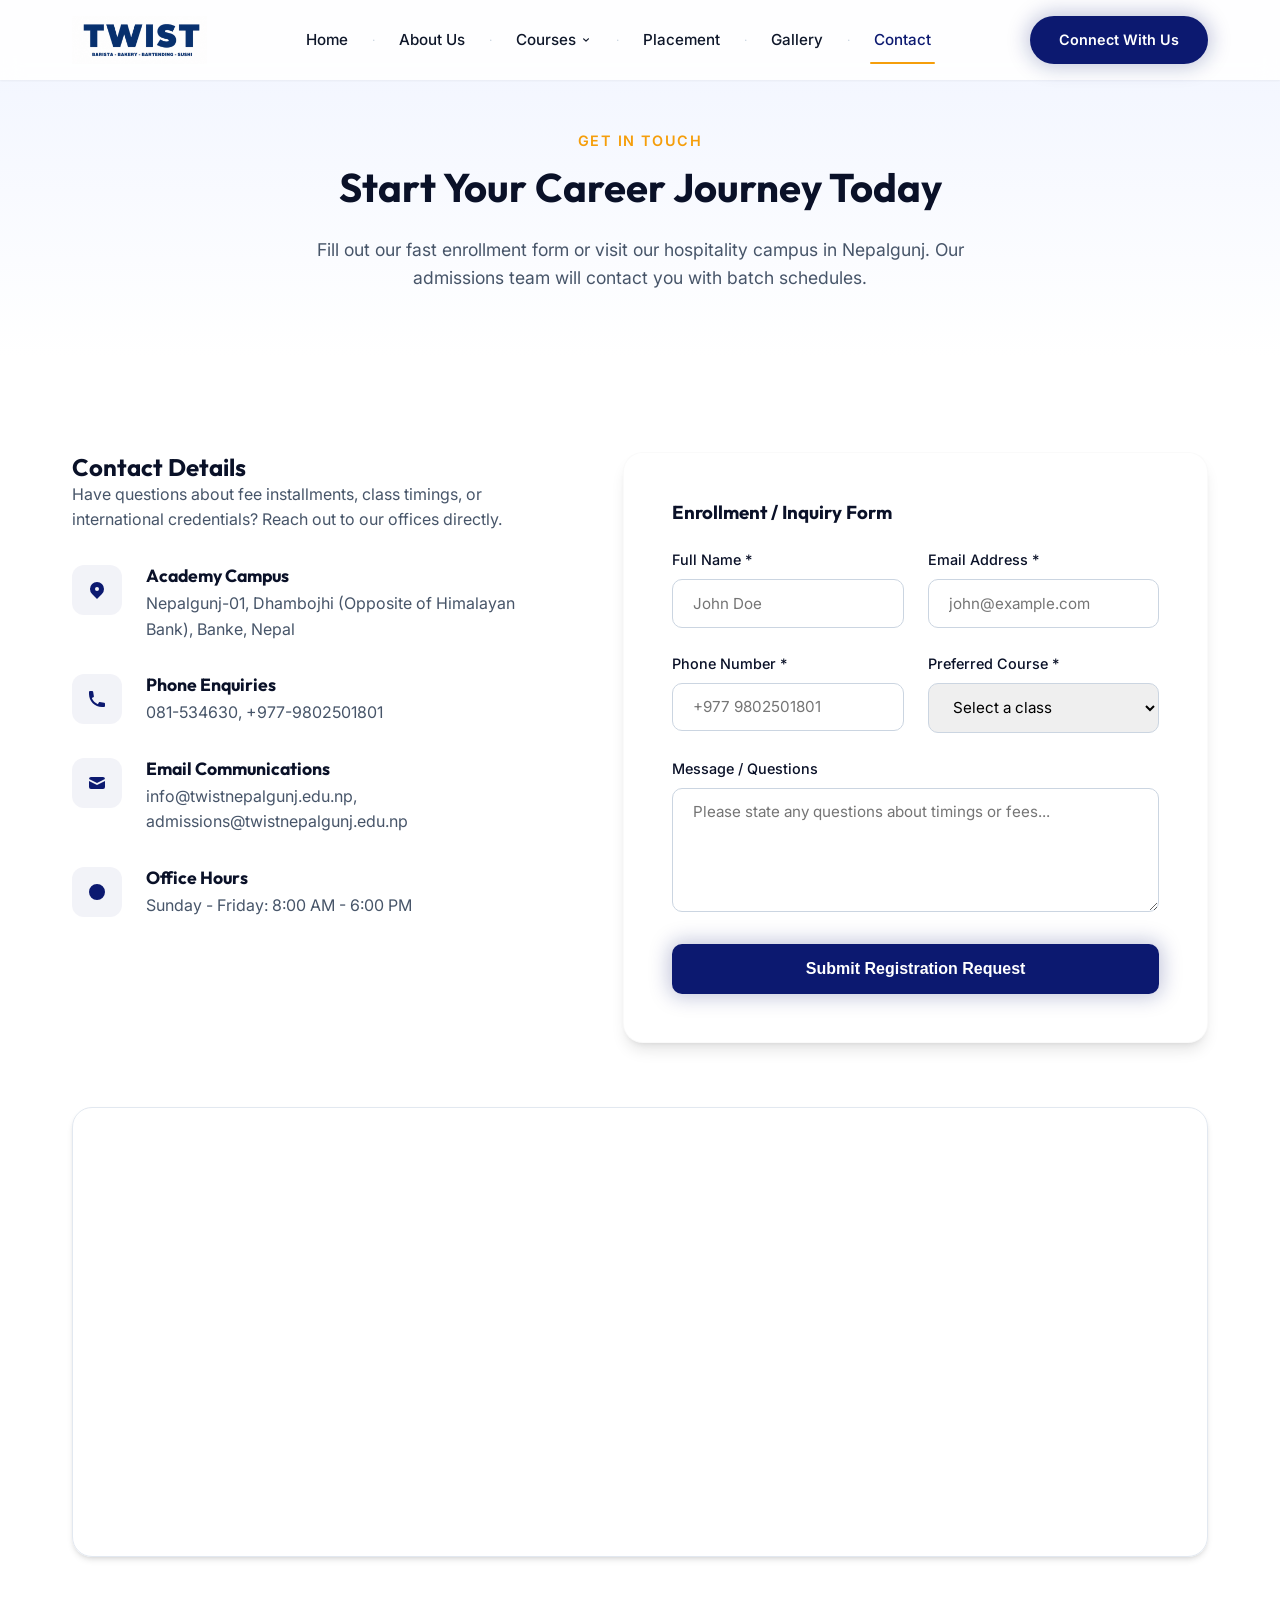
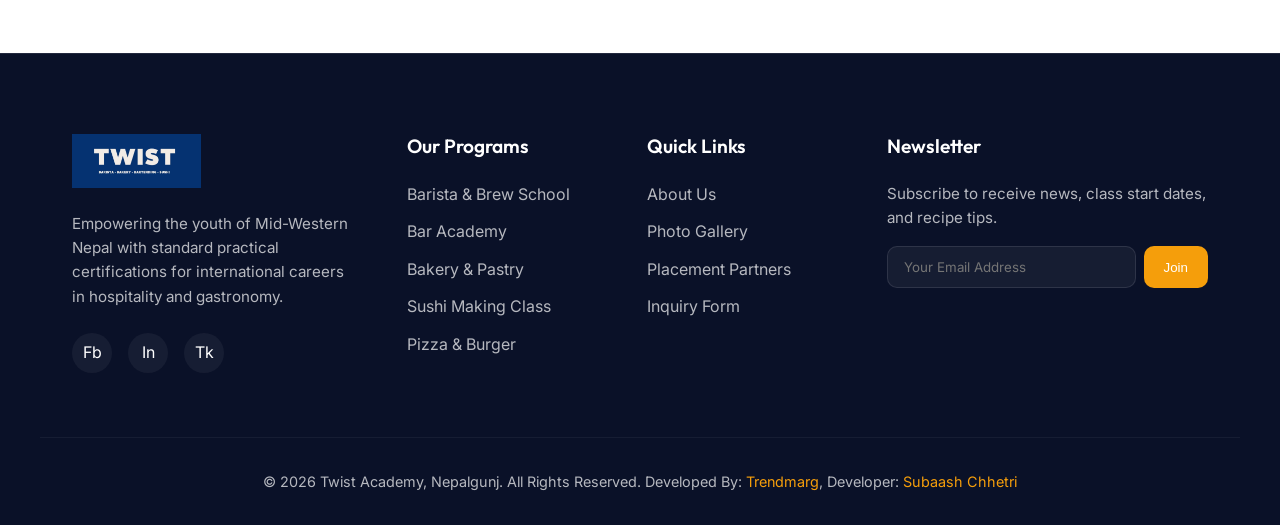
<file: contact.html>
<!DOCTYPE html>
<html lang="en">
<head>
  <meta charset="UTF-8">
  <meta name="viewport" content="width=device-width, initial-scale=1.0">
  <title>Contact & Enrollment | Twist Academy Nepalgunj</title>
  <meta name="description" content="Get in touch with Twist Academy in Nepalgunj. Enroll in barista school, bar mixology academy, bakery courses, and culinary programs.">
  <link rel="stylesheet" href="css/style.css">
</head>
<body>

  <!-- Header Section -->
  <header id="header">
    <div class="container nav-container">
      <a href="index.html" class="logo">
        <img src="assets/images/logo.png" alt="TWIST Academy Logo" style="height: 48px; width: auto; object-fit: contain;">
      </a>

      <div class="menu-toggle" id="mobile-menu">
        <span></span>
        <span></span>
        <span></span>
      </div>

      <nav>
        <ul class="nav-menu" id="nav-list">
          <li class="nav-item"><a href="index.html" class="nav-link">Home</a></li>
          <li class="nav-separator">·</li>
          <li class="nav-item"><a href="about.html" class="nav-link">About Us</a></li>
          <li class="nav-separator">·</li>
          <li class="nav-item has-dropdown">
            <a class="nav-link dropdown-toggle">
              Courses
              <svg class="dropdown-icon" viewBox="0 0 20 20">
                <path d="M5.293 7.293a1 1 0 011.414 0L10 10.586l3.293-3.293a1 1 0 111.414 1.414l-4 4a1 1 0 01-1.414 0l-4-4a1 1 0 010-1.414z"/>
              </svg>
            </a>
            <ul class="dropdown-menu">
              <li class="dropdown-item"><a href="courses.html#barista">Barista & Brew School</a></li>
              <li class="dropdown-item"><a href="courses.html#bartending">Bar Academy (Bartending)</a></li>
              <li class="dropdown-item"><a href="courses.html#bakery">Bakery & Pastry Class</a></li>
              <li class="dropdown-item"><a href="courses.html#sushi">Sushi Making Class</a></li>
              <li class="dropdown-item"><a href="courses.html#pizza">Pizza & Burger</a></li>
            </ul>
          </li>
          <li class="nav-separator">·</li>
          <li class="nav-item"><a href="about.html#placement" class="nav-link">Placement</a></li>
          <li class="nav-separator">·</li>
          <li class="nav-item"><a href="gallery.html" class="nav-link">Gallery</a></li>
          <li class="nav-separator">·</li>
          <li class="nav-item"><a href="contact.html" class="nav-link active">Contact</a></li>
        </ul>
      </nav>

      <a href="https://wa.me/9779802501801" target="_blank" rel="noopener noreferrer" class="nav-cta">Connect With Us</a>
    </div>
  </header>

  <!-- Contact Hero -->
  <section class="about-hero">
    <div class="container">
      <span class="section-subtitle">Get in Touch</span>
      <h1 class="section-title">Start Your Career Journey Today</h1>
      <p class="hero-desc" style="margin: 1.5rem auto 0 auto; max-width: 700px;">
        Fill out our fast enrollment form or visit our hospitality campus in Nepalgunj. Our admissions team will contact you with batch schedules.
      </p>
    </div>
  </section>

  <!-- Contact Grid -->
  <section class="section">
    <div class="container contact-grid">
      <!-- Contact Info Details -->
      <div>
        <h2>Contact Details</h2>
        <p class="mb-3" style="color: var(--text-muted);">Have questions about fee installments, class timings, or international credentials? Reach out to our offices directly.</p>
        
        <ul class="contact-info-list">
          <!-- Item 1 -->
          <li class="contact-info-item">
            <div class="contact-info-icon-box">
              <svg style="width: 20px; height: 20px; fill: currentColor;" viewBox="0 0 20 20"><path d="M5.05 4.05a7 7 0 119.9 9.9L10 18.9l-4.95-4.95a7 7 0 010-9.9zM10 11a2 2 0 100-4 2 2 0 000 4z"/></svg>
            </div>
            <div class="contact-info-details">
              <h3>Academy Campus</h3>
              <p>Nepalgunj-01, Dhambojhi (Opposite of Himalayan Bank), Banke, Nepal</p>
            </div>
          </li>

          <!-- Item 2 -->
          <li class="contact-info-item">
            <div class="contact-info-icon-box">
              <svg style="width: 20px; height: 20px; fill: currentColor;" viewBox="0 0 20 20"><path d="M2 3a1 1 0 011-1h2.153a1 1 0 01.986.836l.74 4.435a1 1 0 01-.54 1.06l-1.548.773a11.037 11.037 0 006.105 6.105l.774-1.548a1 1 0 011.059-.54l4.435.74a1 1 0 01.836.986V17a1 1 0 01-1 1h-2C7.82 18 2 12.18 2 5V3z"/></svg>
            </div>
            <div class="contact-info-details">
              <h3>Phone Enquiries</h3>
              <p>081-534630, +977-9802501801</p>
            </div>
          </li>

          <!-- Item 3 -->
          <li class="contact-info-item">
            <div class="contact-info-icon-box">
              <svg style="width: 20px; height: 20px; fill: currentColor;" viewBox="0 0 20 20"><path d="M2.003 5.884L10 9.882l7.997-3.998A2 2 0 0016 4H4a2 2 0 00-1.997 1.884z"/><path d="M18 8.118l-8 4-8-4V14a2 2 0 002 2h12a2 2 0 002-2V8.118z"/></svg>
            </div>
            <div class="contact-info-details">
              <h3>Email Communications</h3>
              <p>info@twistnepalgunj.edu.np, admissions@twistnepalgunj.edu.np</p>
            </div>
          </li>

          <!-- Item 4 -->
          <li class="contact-info-item">
            <div class="contact-info-icon-box">
              <svg style="width: 20px; height: 20px; fill: currentColor;" viewBox="0 0 20 20"><path d="M10 18a8 8 0 100-16 8 8 0 000 16zm1-12a1 1 0 10-2 0v4a1 1 0 00.293.707l2.828 2.829a1 1 0 101.415-1.415L11 9.586V6z"/></svg>
            </div>
            <div class="contact-info-details">
              <h3>Office Hours</h3>
              <p>Sunday - Friday: 8:00 AM - 6:00 PM</p>
            </div>
          </li>
        </ul>
      </div>

      <!-- Enrollment Inquiry Form -->
      <div class="contact-form-wrapper">
        <h3 class="mb-3">Enrollment / Inquiry Form</h3>
        <form id="enrollment-form">
          <div class="form-group-row">
            <div class="form-group">
              <label for="name">Full Name *</label>
              <input type="text" id="name" class="form-control" placeholder="John Doe" required>
            </div>
            <div class="form-group">
              <label for="email">Email Address *</label>
              <input type="email" id="email" class="form-control" placeholder="john@example.com" required>
            </div>
          </div>

          <div class="form-group-row">
            <div class="form-group">
              <label for="phone">Phone Number *</label>
              <input type="tel" id="phone" class="form-control" placeholder="+977 9802501801" required>
            </div>
            <div class="form-group">
              <label for="course-select">Preferred Course *</label>
              <select id="course-select" class="form-control" required>
                <option value="" disabled selected>Select a class</option>
                 <option value="barista">Barista & Brew School</option>
                 <option value="bartending">Bar Academy (Bartending)</option>
                 <option value="bakery">Bakery & Pastry Class</option>
                 <option value="sushi">Sushi Making Class</option>
                 <option value="pizza">Pizza & Burger</option>
                <option value="other">General Hospitality Inquiry</option>
              </select>
            </div>
          </div>

          <div class="form-group">
            <label for="message">Message / Questions</label>
            <textarea id="message" rows="5" class="form-control" placeholder="Please state any questions about timings or fees..."></textarea>
          </div>

          <button type="submit" class="btn btn-primary" style="width: 100%; border-radius: 10px;">Submit Registration Request</button>
        </form>
      </div>
    </div>

    <!-- Map Container -->
    <div class="container">
      <div class="map-container">
        <!-- Interactive Leaflet map / Google Map Embed pointing to Nepalgunj, Nepal -->
        <iframe src="https://maps.google.com/maps?q=Twist%20Barista%20Barkery%20Bartending%20and%20Sushi%20Academy%20Nepalgunj&t=&z=17&ie=UTF8&iwloc=&output=embed" allowfullscreen="" loading="lazy"></iframe>
      </div>
    </div>
  </section>

  <!-- Footer Section -->
  <footer>
    <div class="container footer-grid">
      <div>
        <div class="footer-logo" style="margin-bottom: 1.5rem;">
          <img src="assets/images/logo-dark.png" alt="TWIST Academy Logo" style="height: 54px; width: auto; object-fit: contain;">
        </div>
        <p class="footer-desc">Empowering the youth of Mid-Western Nepal with standard practical certifications for international careers in hospitality and gastronomy.</p>
        <div class="social-links">
          <a href="https://www.facebook.com/tbanepalgunj/" target="_blank" rel="noopener noreferrer" class="social-icon">Fb</a>
          <a href="https://www.instagram.com/twist_nepalgunj/" target="_blank" rel="noopener noreferrer" class="social-icon">In</a>
          <a href="https://www.tiktok.com/@twist_nepalgunj" target="_blank" rel="noopener noreferrer" class="social-icon">Tk</a>
        </div>
      </div>

      <div>
        <h4 class="footer-title">Our Programs</h4>
        <ul class="footer-links">
          <li class="footer-link-item"><a href="courses.html#barista">Barista & Brew School</a></li>
          <li class="footer-link-item"><a href="courses.html#bartending">Bar Academy</a></li>
          <li class="footer-link-item"><a href="courses.html#bakery">Bakery & Pastry</a></li>
          <li class="footer-link-item"><a href="courses.html#sushi">Sushi Making Class</a></li>
          <li class="footer-link-item"><a href="courses.html#pizza">Pizza & Burger</a></li>
        </ul>
      </div>

      <div>
        <h4 class="footer-title">Quick Links</h4>
        <ul class="footer-links">
          <li class="footer-link-item"><a href="about.html">About Us</a></li>
          <li class="footer-link-item"><a href="gallery.html">Photo Gallery</a></li>
          <li class="footer-link-item"><a href="about.html#placement">Placement Partners</a></li>
          <li class="footer-link-item"><a href="contact.html">Inquiry Form</a></li>
        </ul>
      </div>

      <div class="footer-newsletter">
        <h4 class="footer-title">Newsletter</h4>
        <p>Subscribe to receive news, class start dates, and recipe tips.</p>
        <form class="newsletter-form" onsubmit="event.preventDefault(); alert('Subscribed!');">
          <input class="newsletter-input" type="email" placeholder="Your Email Address" required>
          <button class="newsletter-btn" type="submit">Join</button>
        </form>
      </div>
    </div>

    <div class="container footer-bottom">
      <p>&copy; 2026 Twist Academy, Nepalgunj. All Rights Reserved. Developed By: <a href="https://www.facebook.com/trendmarg.np" target="_blank" rel="noopener noreferrer" style="color: var(--accent); text-decoration: none;">Trendmarg</a>, Developer: <a href="https://subaashchhetri.com.np" target="_blank" rel="noopener noreferrer" style="color: var(--accent); text-decoration: none;">Subaash Chhetri</a></p>
    </div>
  </footer>

  <script src="js/main.js"></script>
  <script>
    // Autofill preferred course selection from URL queries
    window.addEventListener('DOMContentLoaded', () => {
      const urlParams = new URLSearchParams(window.location.search);
      const course = urlParams.get('course');
      if (course) {
        const select = document.getElementById('course-select');
        if (select) {
          select.value = course;
        }
      }
    });
  </script>
</body>
</html>
</file>
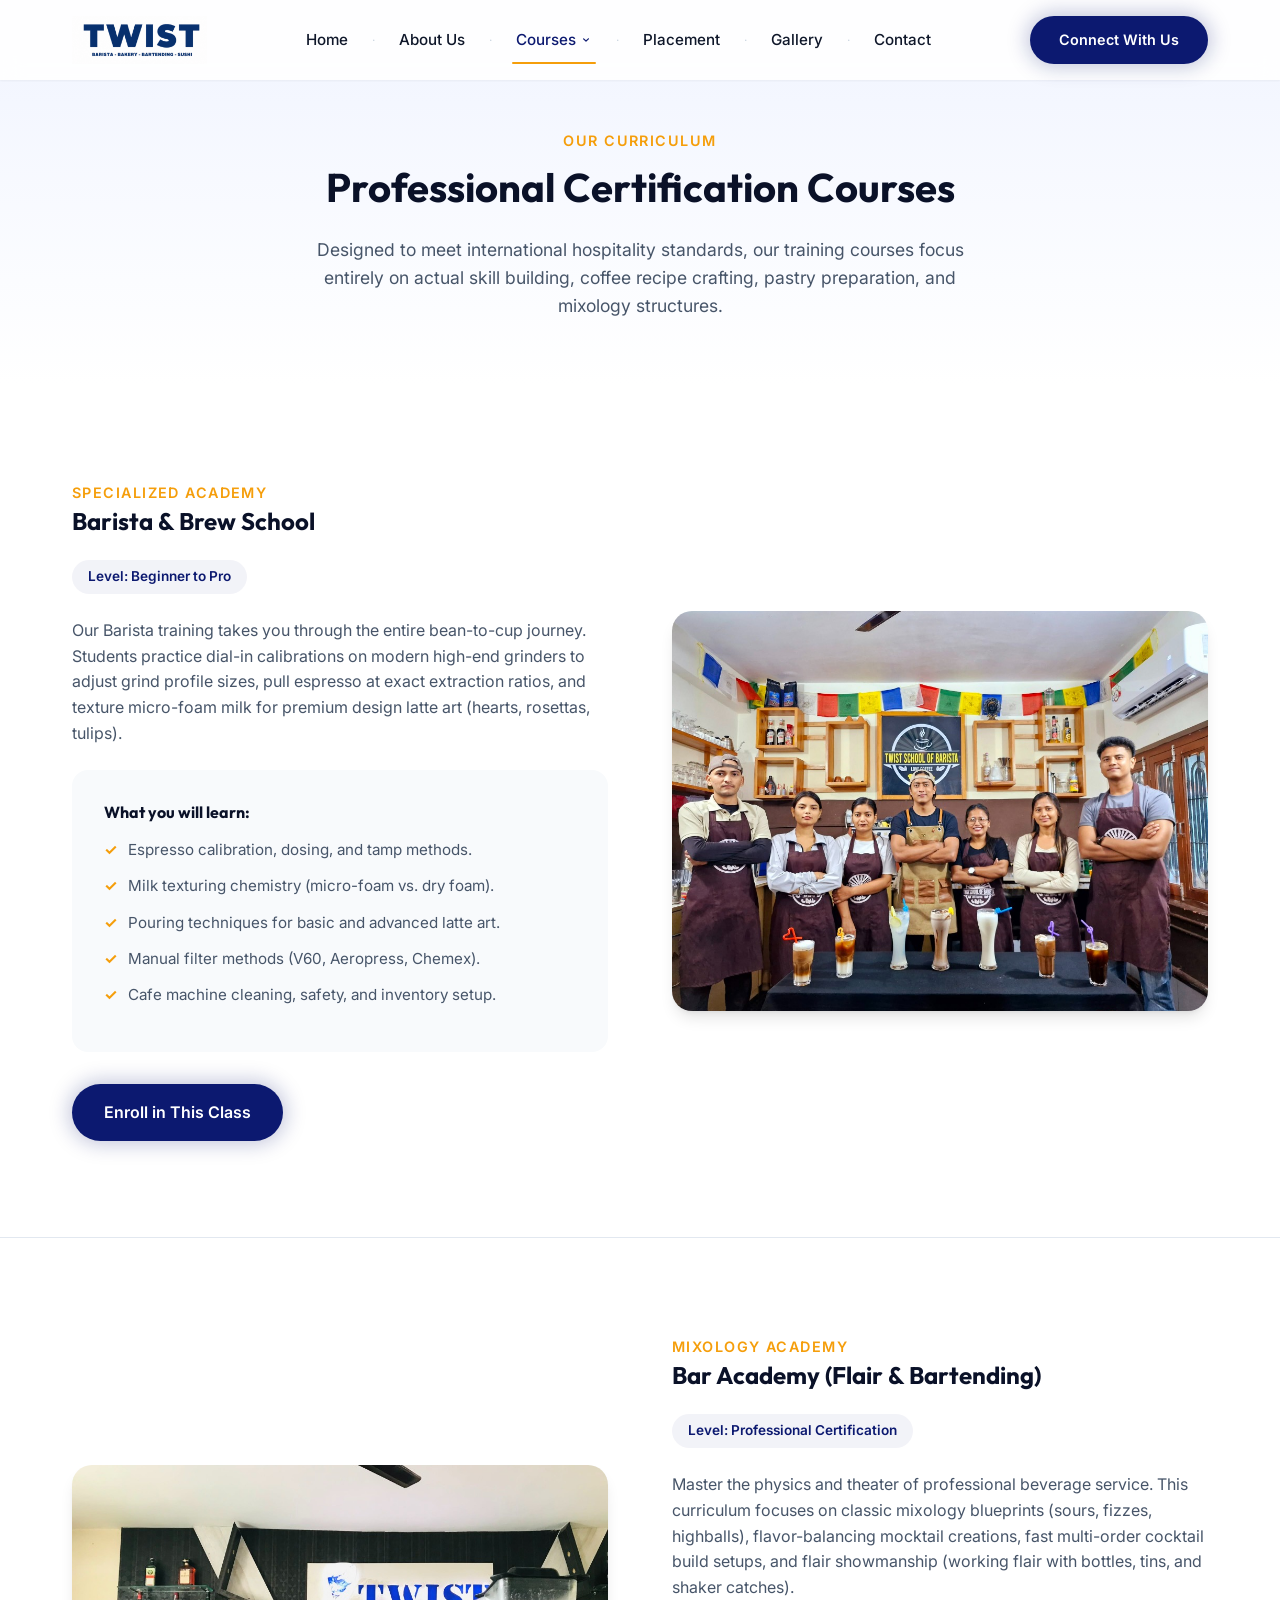
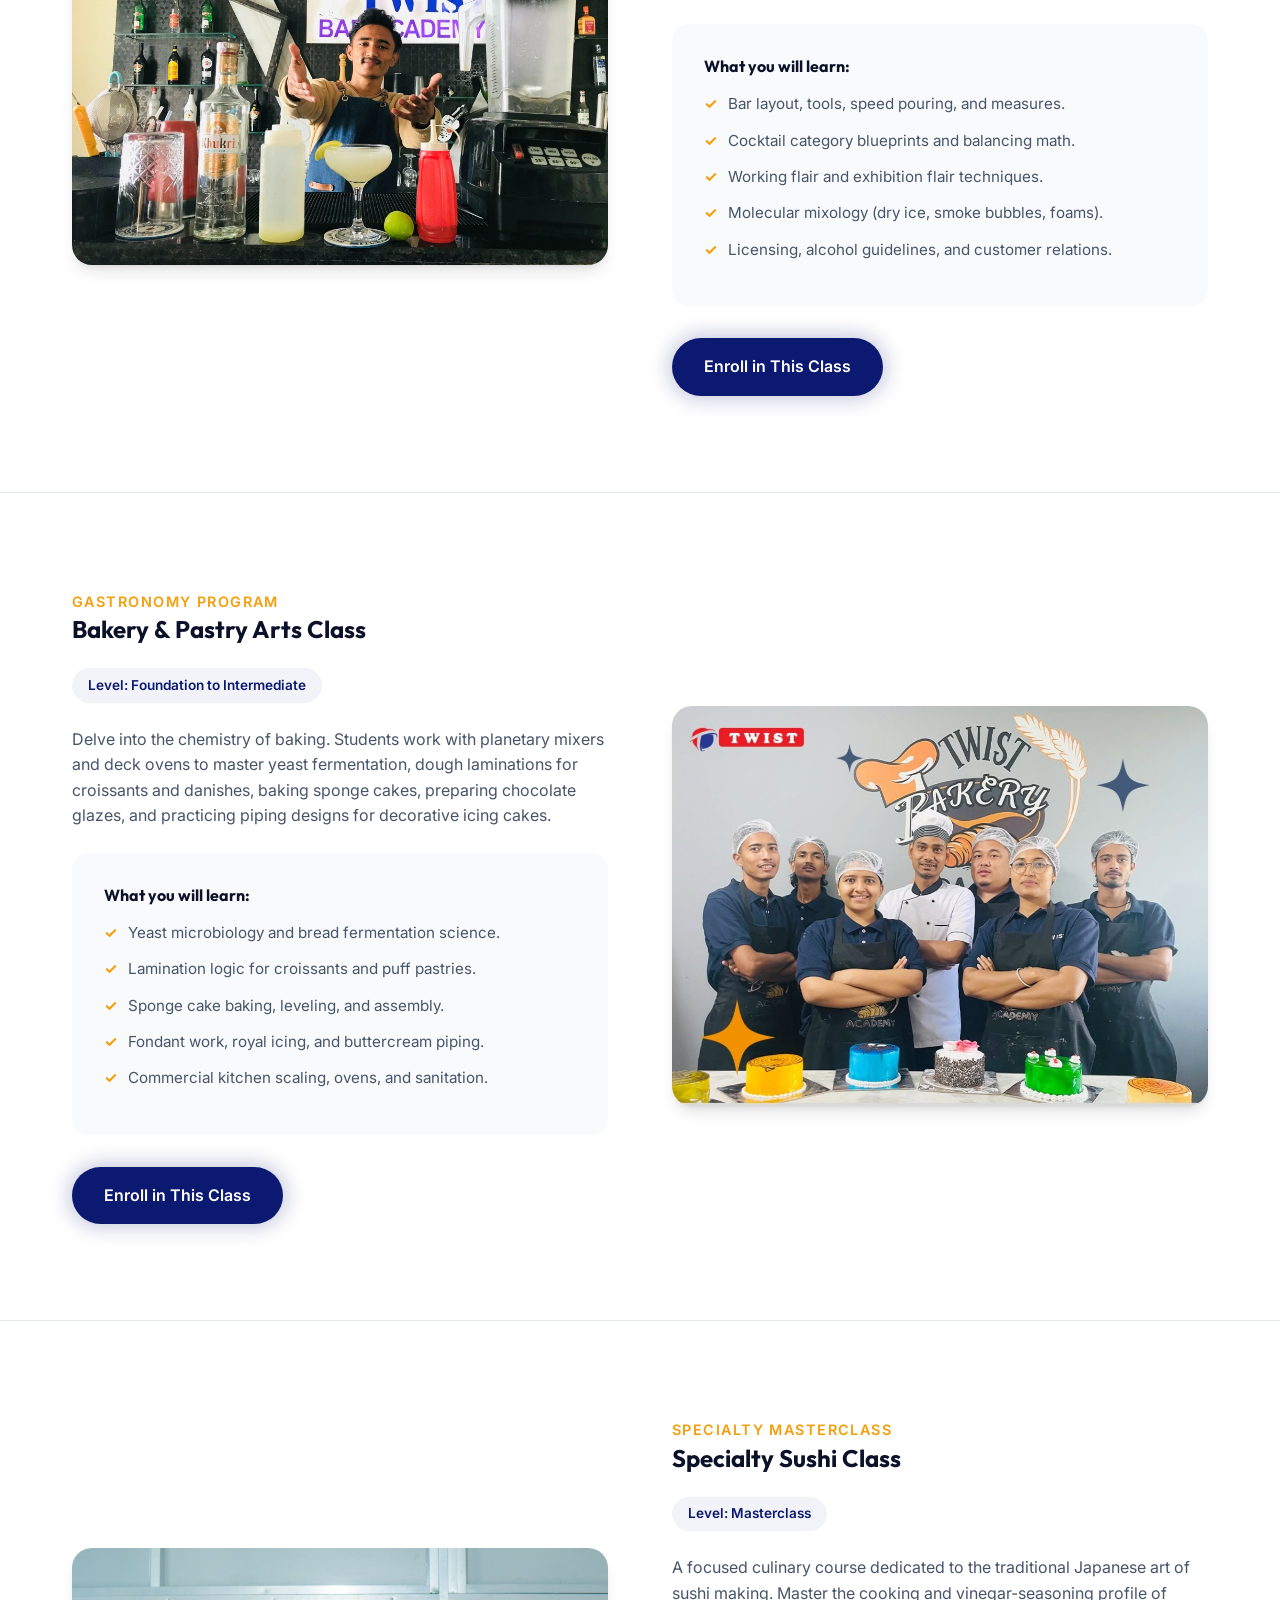
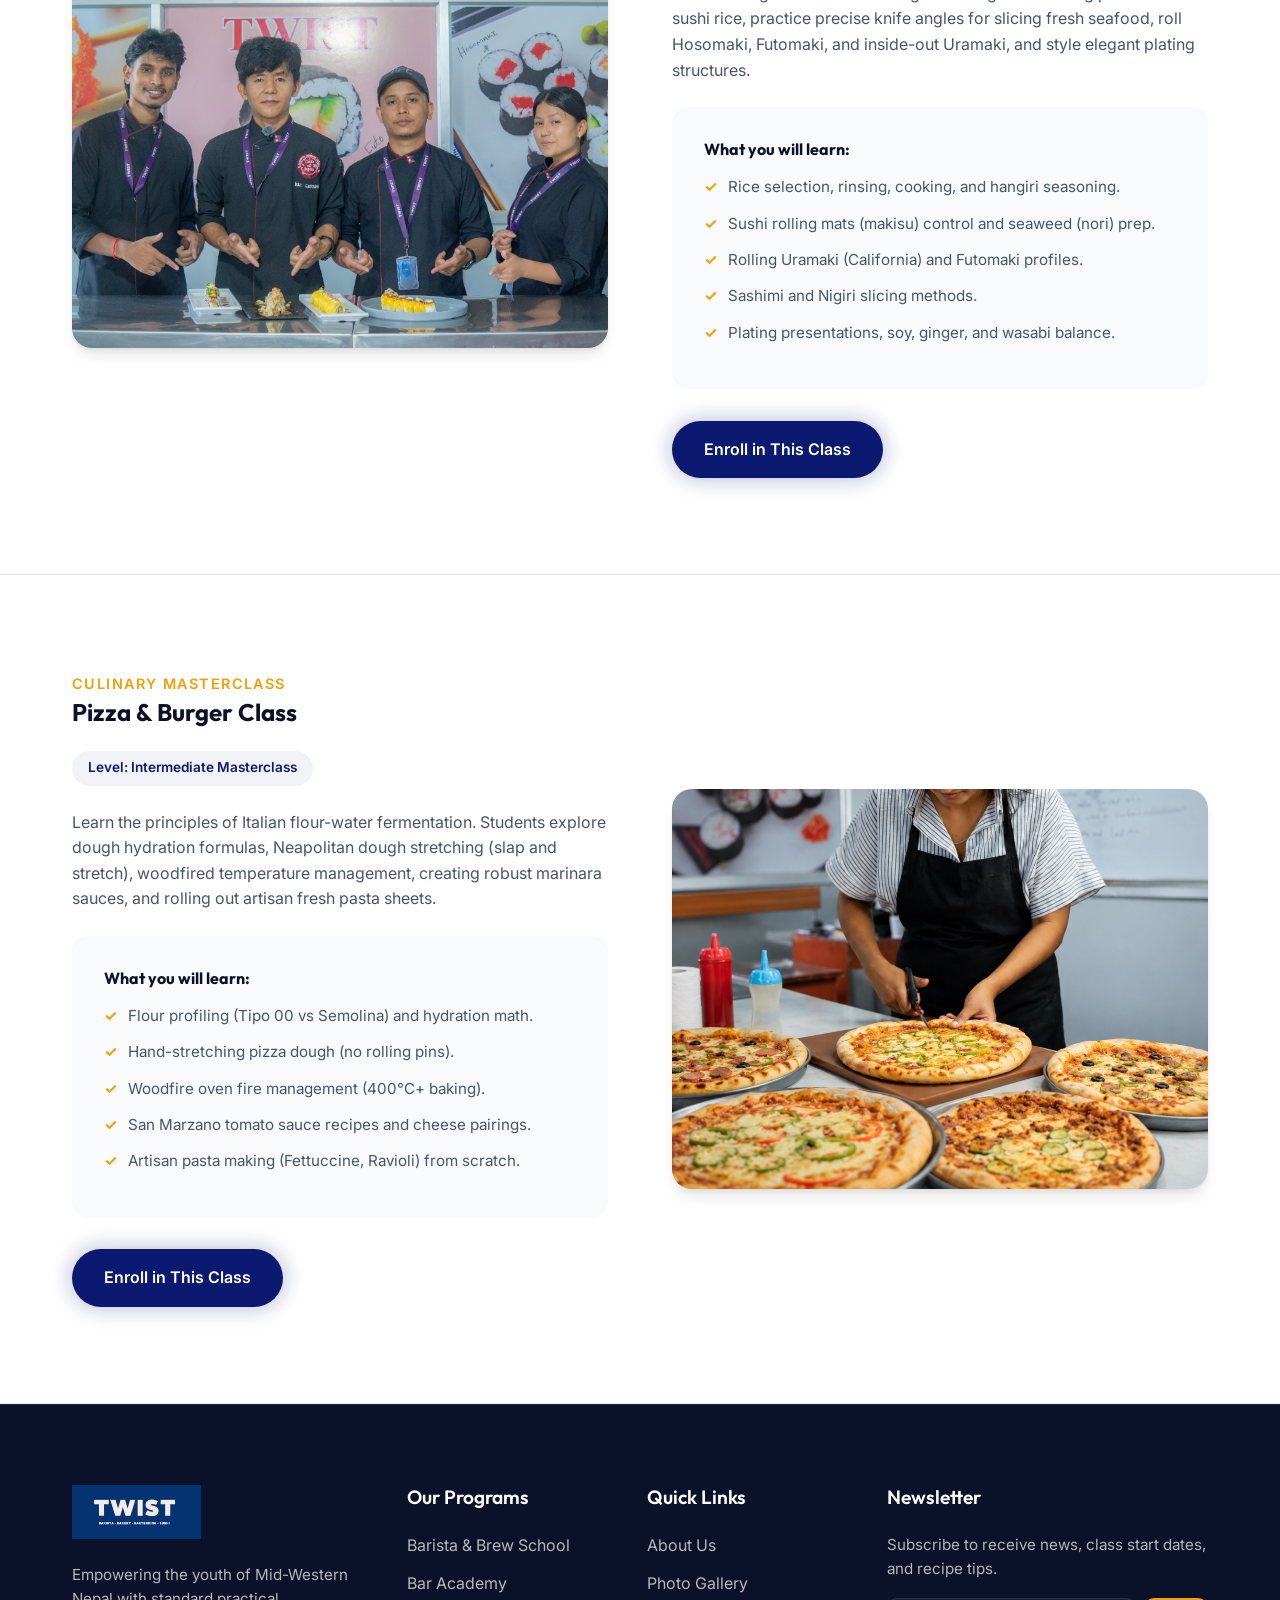
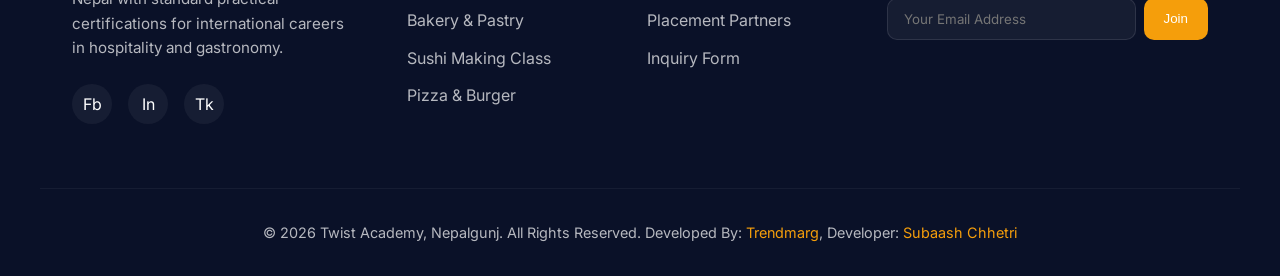
<file: courses.html>
<!DOCTYPE html>
<html lang="en">
<head>
  <meta charset="UTF-8">
  <meta name="viewport" content="width=device-width, initial-scale=1.0">
  <title>Courses | Twist Academy Nepalgunj</title>
  <meta name="description" content="View our training curricula for Barista, Bartending, Bakery, Sushi, and Pizza courses in Nepalgunj. Gain practical qualifications at Twist Academy.">
  <link rel="stylesheet" href="css/style.css">
  <style>
    .course-detail-section {
      border-bottom: 1px solid #e2e8f0;
    }
    .course-detail-section:last-child {
      border-bottom: none;
    }
    .course-detail-grid {
      display: grid;
      grid-template-columns: 1fr 1fr;
      gap: 4rem;
      align-items: center;
    }
    .course-curriculum {
      background-color: var(--bg-light);
      padding: 2rem;
      border-radius: 16px;
      margin-top: 1.5rem;
    }
    .curriculum-list {
      list-style-type: none;
    }
    .curriculum-item {
      position: relative;
      padding-left: 1.5rem;
      margin-bottom: 0.75rem;
      font-size: 0.95rem;
      color: var(--text-muted);
    }
    .curriculum-item::before {
      content: "✓";
      position: absolute;
      left: 0;
      color: var(--accent);
      font-weight: bold;
    }
    .course-badge-list {
      display: flex;
      gap: 1rem;
      margin-bottom: 1.5rem;
      flex-wrap: wrap;
    }
    .course-detail-badge {
      background-color: rgba(12, 25, 112, 0.05);
      color: var(--secondary);
      padding: 0.4rem 1rem;
      border-radius: 50px;
      font-size: 0.85rem;
      font-weight: 600;
    }
    .course-detail-img {
      border-radius: 20px;
      box-shadow: var(--shadow-lg);
      width: 100%;
      height: 400px;
      object-fit: cover;
    }
    @media (max-width: 768px) {
      .course-detail-grid {
        grid-template-columns: 1fr;
        gap: 2rem;
      }
      .course-detail-img {
        height: 280px;
      }
    }
  </style>
</head>
<body>

  <!-- Header Section -->
  <header id="header">
    <div class="container nav-container">
      <a href="index.html" class="logo">
        <img src="assets/images/logo.png" alt="TWIST Academy Logo" style="height: 48px; width: auto; object-fit: contain;">
      </a>

      <div class="menu-toggle" id="mobile-menu">
        <span></span>
        <span></span>
        <span></span>
      </div>

      <nav>
        <ul class="nav-menu" id="nav-list">
          <li class="nav-item"><a href="index.html" class="nav-link">Home</a></li>
          <li class="nav-separator">·</li>
          <li class="nav-item"><a href="about.html" class="nav-link">About Us</a></li>
          <li class="nav-separator">·</li>
          <li class="nav-item has-dropdown">
            <a class="nav-link dropdown-toggle active">
              Courses
              <svg class="dropdown-icon" viewBox="0 0 20 20">
                <path d="M5.293 7.293a1 1 0 011.414 0L10 10.586l3.293-3.293a1 1 0 111.414 1.414l-4 4a1 1 0 01-1.414 0l-4-4a1 1 0 010-1.414z"/>
              </svg>
            </a>
            <ul class="dropdown-menu">
              <li class="dropdown-item"><a href="courses.html#barista">Barista & Brew School</a></li>
              <li class="dropdown-item"><a href="courses.html#bartending">Bar Academy (Bartending)</a></li>
              <li class="dropdown-item"><a href="courses.html#bakery">Bakery & Pastry Class</a></li>
              <li class="dropdown-item"><a href="courses.html#sushi">Sushi Making Class</a></li>
              <li class="dropdown-item"><a href="courses.html#pizza">Pizza & Burger</a></li>
            </ul>
          </li>
          <li class="nav-separator">·</li>
          <li class="nav-item"><a href="about.html#placement" class="nav-link">Placement</a></li>
          <li class="nav-separator">·</li>
          <li class="nav-item"><a href="gallery.html" class="nav-link">Gallery</a></li>
          <li class="nav-separator">·</li>
          <li class="nav-item"><a href="contact.html" class="nav-link">Contact</a></li>
        </ul>
      </nav>

      <a href="https://wa.me/9779802501801" target="_blank" rel="noopener noreferrer" class="nav-cta">Connect With Us</a>
    </div>
  </header>

  <!-- Courses Hero -->
  <section class="about-hero">
    <div class="container">
      <span class="section-subtitle">Our Curriculum</span>
      <h1 class="section-title">Professional Certification Courses</h1>
      <p class="hero-desc" style="margin: 1.5rem auto 0 auto; max-width: 700px;">
        Designed to meet international hospitality standards, our training courses focus entirely on actual skill building, coffee recipe crafting, pastry preparation, and mixology structures.
      </p>
    </div>
  </section>

  <!-- Barista Section -->
  <section class="section course-detail-section" id="barista">
    <div class="container course-detail-grid">
      <div>
        <span class="section-subtitle">Specialized Academy</span>
        <h2 class="mb-3">Barista & Brew School</h2>
        <div class="course-badge-list">
          <span class="course-detail-badge">Level: Beginner to Pro</span>
        </div>
        <p class="mb-3" style="color: var(--text-muted);">
          Our Barista training takes you through the entire bean-to-cup journey. Students practice dial-in calibrations on modern high-end grinders to adjust grind profile sizes, pull espresso at exact extraction ratios, and texture micro-foam milk for premium design latte art (hearts, rosettas, tulips).
        </p>
        <div class="course-curriculum">
          <h4 class="mb-2">What you will learn:</h4>
          <ul class="curriculum-list">
            <li class="curriculum-item">Espresso calibration, dosing, and tamp methods.</li>
            <li class="curriculum-item">Milk texturing chemistry (micro-foam vs. dry foam).</li>
            <li class="curriculum-item">Pouring techniques for basic and advanced latte art.</li>
            <li class="curriculum-item">Manual filter methods (V60, Aeropress, Chemex).</li>
            <li class="curriculum-item">Cafe machine cleaning, safety, and inventory setup.</li>
          </ul>
        </div>
        <div class="hero-ctas" style="margin-top: 2rem;">
          <a href="contact.html?course=barista" class="btn btn-primary">Enroll in This Class</a>
        </div>
      </div>
      <div>
        <img class="course-detail-img" src="assets/images/course-barista.jpg" alt="Student calibrating espresso extraction">
      </div>
    </div>
  </section>

  <!-- Bartending Section -->
  <section class="section course-detail-section" id="bartending">
    <div class="container course-detail-grid">
      <div style="order: 2;">
        <span class="section-subtitle">Mixology Academy</span>
        <h2 class="mb-3">Bar Academy (Flair & Bartending)</h2>
        <div class="course-badge-list">
          <span class="course-detail-badge">Level: Professional Certification</span>
        </div>
        <p class="mb-3" style="color: var(--text-muted);">
          Master the physics and theater of professional beverage service. This curriculum focuses on classic mixology blueprints (sours, fizzes, highballs), flavor-balancing mocktail creations, fast multi-order cocktail build setups, and flair showmanship (working flair with bottles, tins, and shaker catches).
        </p>
        <div class="course-curriculum">
          <h4 class="mb-2">What you will learn:</h4>
          <ul class="curriculum-list">
            <li class="curriculum-item">Bar layout, tools, speed pouring, and measures.</li>
            <li class="curriculum-item">Cocktail category blueprints and balancing math.</li>
            <li class="curriculum-item">Working flair and exhibition flair techniques.</li>
            <li class="curriculum-item">Molecular mixology (dry ice, smoke bubbles, foams).</li>
            <li class="curriculum-item">Licensing, alcohol guidelines, and customer relations.</li>
          </ul>
        </div>
        <div class="hero-ctas" style="margin-top: 2rem;">
          <a href="contact.html?course=bartending" class="btn btn-primary">Enroll in This Class</a>
        </div>
      </div>
      <div style="order: 1;">
        <img class="course-detail-img" src="assets/images/course-bartender.jpg" alt="Bartender executing flair trick">
      </div>
    </div>
  </section>

  <!-- Bakery Section -->
  <section class="section course-detail-section" id="bakery">
    <div class="container course-detail-grid">
      <div>
        <span class="section-subtitle">Gastronomy Program</span>
        <h2 class="mb-3">Bakery & Pastry Arts Class</h2>
        <div class="course-badge-list">
          <span class="course-detail-badge">Level: Foundation to Intermediate</span>
        </div>
        <p class="mb-3" style="color: var(--text-muted);">
          Delve into the chemistry of baking. Students work with planetary mixers and deck ovens to master yeast fermentation, dough laminations for croissants and danishes, baking sponge cakes, preparing chocolate glazes, and practicing piping designs for decorative icing cakes.
        </p>
        <div class="course-curriculum">
          <h4 class="mb-2">What you will learn:</h4>
          <ul class="curriculum-list">
            <li class="curriculum-item">Yeast microbiology and bread fermentation science.</li>
            <li class="curriculum-item">Lamination logic for croissants and puff pastries.</li>
            <li class="curriculum-item">Sponge cake baking, leveling, and assembly.</li>
            <li class="curriculum-item">Fondant work, royal icing, and buttercream piping.</li>
            <li class="curriculum-item">Commercial kitchen scaling, ovens, and sanitation.</li>
          </ul>
        </div>
        <div class="hero-ctas" style="margin-top: 2rem;">
          <a href="contact.html?course=bakery" class="btn btn-primary">Enroll in This Class</a>
        </div>
      </div>
      <div>
        <img class="course-detail-img" src="assets/images/course-bakery.jpg" alt="Students preparing fresh croissants">
      </div>
    </div>
  </section>

  <!-- Sushi Section -->
  <section class="section course-detail-section" id="sushi">
    <div class="container course-detail-grid">
      <div style="order: 2;">
        <span class="section-subtitle">Specialty masterclass</span>
        <h2 class="mb-3">Specialty Sushi Class</h2>
        <div class="course-badge-list">
          <span class="course-detail-badge">Level: Masterclass</span>
        </div>
        <p class="mb-3" style="color: var(--text-muted);">
          A focused culinary course dedicated to the traditional Japanese art of sushi making. Master the cooking and vinegar-seasoning profile of sushi rice, practice precise knife angles for slicing fresh seafood, roll Hosomaki, Futomaki, and inside-out Uramaki, and style elegant plating structures.
        </p>
        <div class="course-curriculum">
          <h4 class="mb-2">What you will learn:</h4>
          <ul class="curriculum-list">
            <li class="curriculum-item">Rice selection, rinsing, cooking, and hangiri seasoning.</li>
            <li class="curriculum-item">Sushi rolling mats (makisu) control and seaweed (nori) prep.</li>
            <li class="curriculum-item">Rolling Uramaki (California) and Futomaki profiles.</li>
            <li class="curriculum-item">Sashimi and Nigiri slicing methods.</li>
            <li class="curriculum-item">Plating presentations, soy, ginger, and wasabi balance.</li>
          </ul>
        </div>
        <div class="hero-ctas" style="margin-top: 2rem;">
          <a href="contact.html?course=sushi" class="btn btn-primary">Enroll in This Class</a>
        </div>
      </div>
      <div style="order: 1;">
        <img class="course-detail-img" src="assets/images/course-sushi.jpg" alt="Plated sushi rolls prepared by a chef">
      </div>
    </div>
  </section>

  <!-- Pizza Section -->
  <section class="section course-detail-section" id="pizza">
    <div class="container course-detail-grid">
      <div>
        <span class="section-subtitle">Culinary Masterclass</span>
        <h2 class="mb-3">Pizza & Burger Class</h2>
        <div class="course-badge-list">
          <span class="course-detail-badge">Level: Intermediate Masterclass</span>
        </div>
        <p class="mb-3" style="color: var(--text-muted);">
          Learn the principles of Italian flour-water fermentation. Students explore dough hydration formulas, Neapolitan dough stretching (slap and stretch), woodfired temperature management, creating robust marinara sauces, and rolling out artisan fresh pasta sheets.
        </p>
        <div class="course-curriculum">
          <h4 class="mb-2">What you will learn:</h4>
          <ul class="curriculum-list">
            <li class="curriculum-item">Flour profiling (Tipo 00 vs Semolina) and hydration math.</li>
            <li class="curriculum-item">Hand-stretching pizza dough (no rolling pins).</li>
            <li class="curriculum-item">Woodfire oven fire management (400°C+ baking).</li>
            <li class="curriculum-item">San Marzano tomato sauce recipes and cheese pairings.</li>
            <li class="curriculum-item">Artisan pasta making (Fettuccine, Ravioli) from scratch.</li>
          </ul>
        </div>
        <div class="hero-ctas" style="margin-top: 2rem;">
          <a href="contact.html?course=pizza" class="btn btn-primary">Enroll in This Class</a>
        </div>
      </div>
      <div>
        <img class="course-detail-img" src="assets/images/course-pizza.jpg" alt="Student preparing fresh pizza in Twist Academy training class">
      </div>
    </div>
  </section>

  <!-- Footer Section -->
  <footer>
    <div class="container footer-grid">
      <div>
        <div class="footer-logo" style="margin-bottom: 1.5rem;">
          <img src="assets/images/logo-dark.png" alt="TWIST Academy Logo" style="height: 54px; width: auto; object-fit: contain;">
        </div>
        <p class="footer-desc">Empowering the youth of Mid-Western Nepal with standard practical certifications for international careers in hospitality and gastronomy.</p>
        <div class="social-links">
          <a href="https://www.facebook.com/tbanepalgunj/" target="_blank" rel="noopener noreferrer" class="social-icon">Fb</a>
          <a href="https://www.instagram.com/twist_nepalgunj/" target="_blank" rel="noopener noreferrer" class="social-icon">In</a>
          <a href="https://www.tiktok.com/@twist_nepalgunj" target="_blank" rel="noopener noreferrer" class="social-icon">Tk</a>
        </div>
      </div>

      <div>
        <h4 class="footer-title">Our Programs</h4>
        <ul class="footer-links">
          <li class="footer-link-item"><a href="courses.html#barista">Barista & Brew School</a></li>
          <li class="footer-link-item"><a href="courses.html#bartending">Bar Academy</a></li>
          <li class="footer-link-item"><a href="courses.html#bakery">Bakery & Pastry</a></li>
          <li class="footer-link-item"><a href="courses.html#sushi">Sushi Making Class</a></li>
          <li class="footer-link-item"><a href="courses.html#pizza">Pizza & Burger</a></li>
        </ul>
      </div>

      <div>
        <h4 class="footer-title">Quick Links</h4>
        <ul class="footer-links">
          <li class="footer-link-item"><a href="about.html">About Us</a></li>
          <li class="footer-link-item"><a href="gallery.html">Photo Gallery</a></li>
          <li class="footer-link-item"><a href="about.html#placement">Placement Partners</a></li>
          <li class="footer-link-item"><a href="contact.html">Inquiry Form</a></li>
        </ul>
      </div>

      <div class="footer-newsletter">
        <h4 class="footer-title">Newsletter</h4>
        <p>Subscribe to receive news, class start dates, and recipe tips.</p>
        <form class="newsletter-form" onsubmit="event.preventDefault(); alert('Subscribed!');">
          <input class="newsletter-input" type="email" placeholder="Your Email Address" required>
          <button class="newsletter-btn" type="submit">Join</button>
        </form>
      </div>
    </div>

    <div class="container footer-bottom">
      <p>&copy; 2026 Twist Academy, Nepalgunj. All Rights Reserved. Developed By: <a href="https://www.facebook.com/trendmarg.np" target="_blank" rel="noopener noreferrer" style="color: var(--accent); text-decoration: none;">Trendmarg</a>, Developer: <a href="https://subaashchhetri.com.np" target="_blank" rel="noopener noreferrer" style="color: var(--accent); text-decoration: none;">Subaash Chhetri</a></p>
    </div>
  </footer>

  <script src="js/main.js"></script>
</body>
</html>
</file>
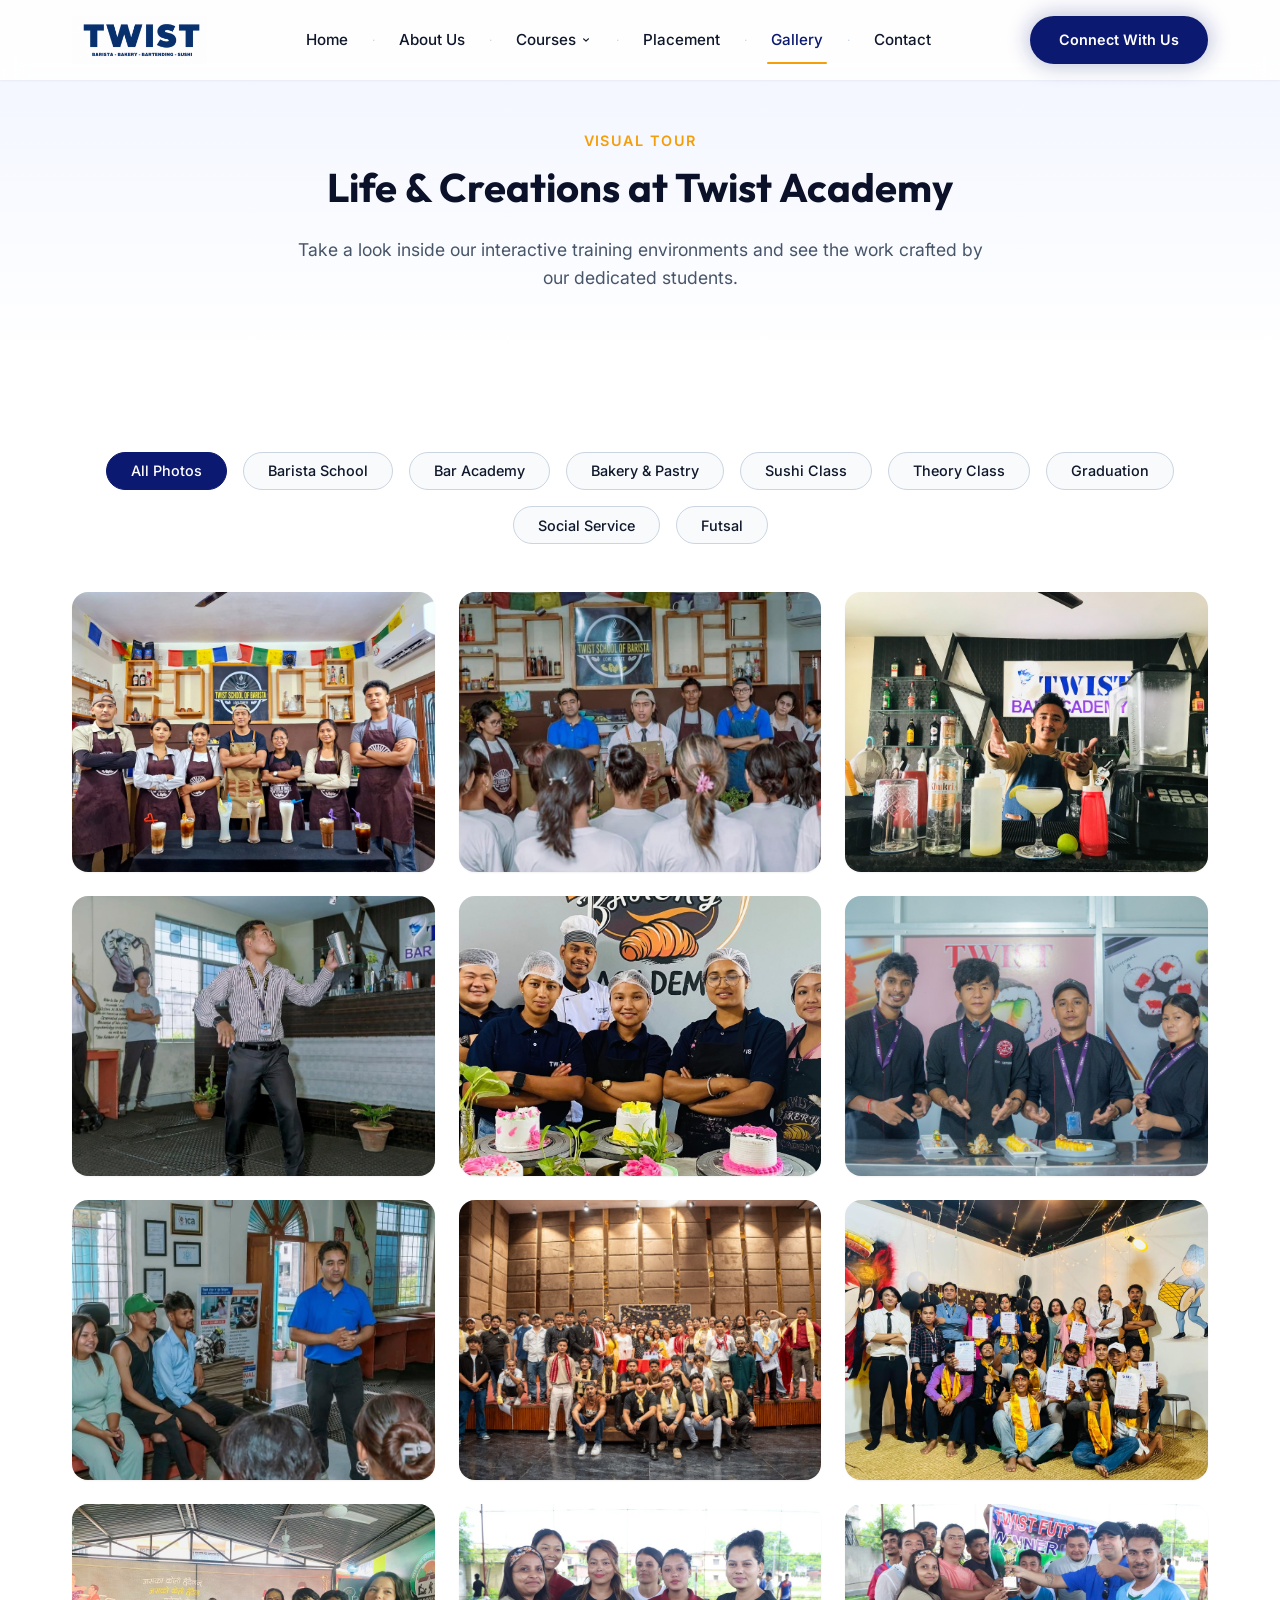
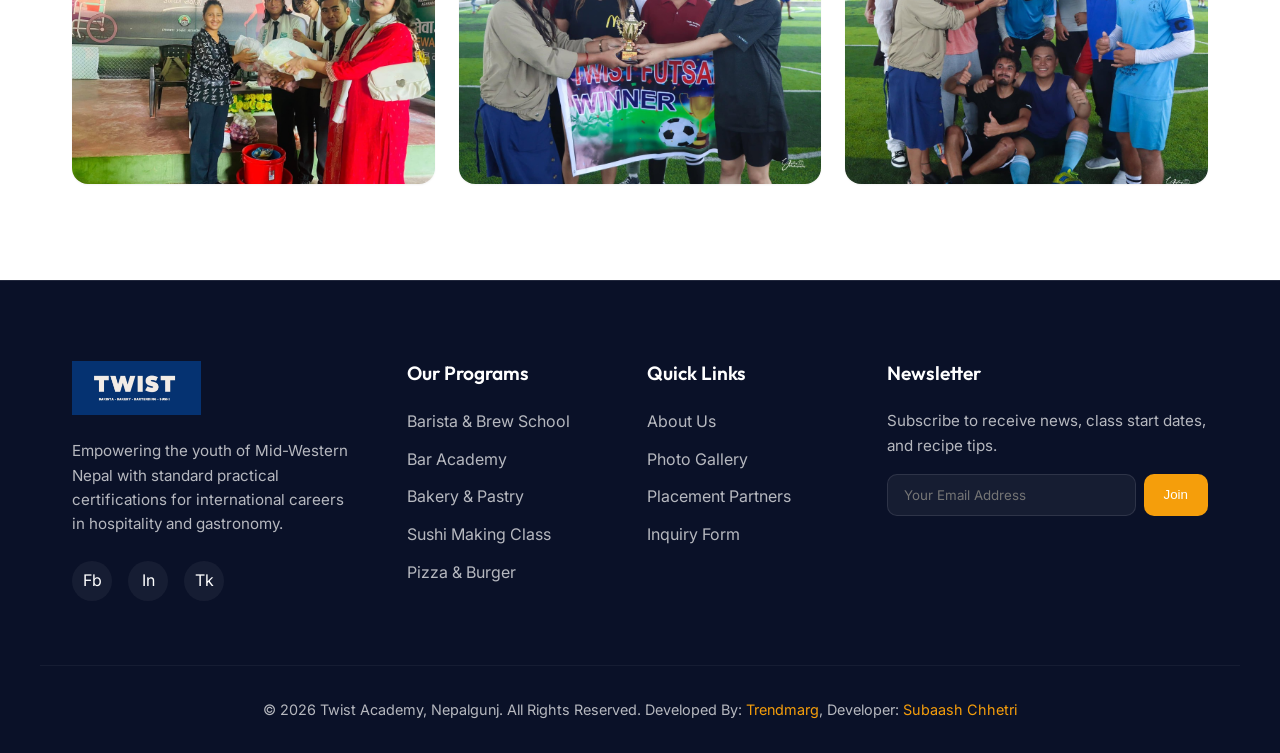
<file: gallery.html>
<!DOCTYPE html>
<html lang="en">
<head>
  <meta charset="UTF-8">
  <meta name="viewport" content="width=device-width, initial-scale=1.0">
  <title>Gallery | Twist Academy Nepalgunj</title>
  <meta name="description" content="Explore photos of our training labs, student creations, flair bartending classes, and coffee sessions at Twist Academy, Nepalgunj.">
  <link rel="stylesheet" href="css/style.css">
  <style>
    .gallery-filter-bar {
      display: flex;
      justify-content: center;
      gap: 1rem;
      margin-bottom: 3rem;
      flex-wrap: wrap;
    }
    .filter-btn {
      background-color: var(--bg-light);
      border: 1px solid #cbd5e1;
      padding: 0.6rem 1.5rem;
      border-radius: 50px;
      font-family: var(--font-body);
      font-weight: 500;
      font-size: 0.9rem;
      cursor: pointer;
      transition: var(--transition);
      color: var(--text-dark);
    }
    .filter-btn.active, .filter-btn:hover {
      background-color: var(--secondary);
      color: white;
      border-color: var(--secondary);
    }
    .gallery-item {
      display: block;
    }
    .gallery-item.hidden {
      display: none;
    }
  </style>
</head>
<body>

  <!-- Header Section -->
  <header id="header">
    <div class="container nav-container">
      <a href="index.html" class="logo">
        <img src="assets/images/logo.png" alt="TWIST Academy Logo" style="height: 48px; width: auto; object-fit: contain;">
      </a>

      <div class="menu-toggle" id="mobile-menu">
        <span></span>
        <span></span>
        <span></span>
      </div>

      <nav>
        <ul class="nav-menu" id="nav-list">
          <li class="nav-item"><a href="index.html" class="nav-link">Home</a></li>
          <li class="nav-separator">·</li>
          <li class="nav-item"><a href="about.html" class="nav-link">About Us</a></li>
          <li class="nav-separator">·</li>
          <li class="nav-item has-dropdown">
            <a class="nav-link dropdown-toggle">
              Courses
              <svg class="dropdown-icon" viewBox="0 0 20 20">
                <path d="M5.293 7.293a1 1 0 011.414 0L10 10.586l3.293-3.293a1 1 0 111.414 1.414l-4 4a1 1 0 01-1.414 0l-4-4a1 1 0 010-1.414z"/>
              </svg>
            </a>
            <ul class="dropdown-menu">
              <li class="dropdown-item"><a href="courses.html#barista">Barista & Brew School</a></li>
              <li class="dropdown-item"><a href="courses.html#bartending">Bar Academy (Bartending)</a></li>
              <li class="dropdown-item"><a href="courses.html#bakery">Bakery & Pastry Class</a></li>
              <li class="dropdown-item"><a href="courses.html#sushi">Sushi Making Class</a></li>
              <li class="dropdown-item"><a href="courses.html#pizza">Pizza & Burger</a></li>
            </ul>
          </li>
          <li class="nav-separator">·</li>
          <li class="nav-item"><a href="about.html#placement" class="nav-link">Placement</a></li>
          <li class="nav-separator">·</li>
          <li class="nav-item"><a href="gallery.html" class="nav-link active">Gallery</a></li>
          <li class="nav-separator">·</li>
          <li class="nav-item"><a href="contact.html" class="nav-link">Contact</a></li>
        </ul>
      </nav>

      <a href="https://wa.me/9779802501801" target="_blank" rel="noopener noreferrer" class="nav-cta">Connect With Us</a>
    </div>
  </header>

  <!-- Gallery Hero -->
  <section class="about-hero">
    <div class="container">
      <span class="section-subtitle">Visual Tour</span>
      <h1 class="section-title">Life & Creations at Twist Academy</h1>
      <p class="hero-desc" style="margin: 1.5rem auto 0 auto; max-width: 700px;">
        Take a look inside our interactive training environments and see the work crafted by our dedicated students.
      </p>
    </div>
  </section>

  <!-- Gallery Grid Section -->
  <section class="section">
    <div class="container">
      <!-- Filter Controls -->
      <div class="gallery-filter-bar">
        <button class="filter-btn active" onclick="filterGallery('all', this)">All Photos</button>
        <button class="filter-btn" onclick="filterGallery('barista', this)">Barista School</button>
        <button class="filter-btn" onclick="filterGallery('bartending', this)">Bar Academy</button>
        <button class="filter-btn" onclick="filterGallery('bakery', this)">Bakery & Pastry</button>
        <button class="filter-btn" onclick="filterGallery('sushi', this)">Sushi Class</button>
        <button class="filter-btn" onclick="filterGallery('classroom', this)">Theory Class</button>
        <button class="filter-btn" onclick="filterGallery('graduation', this)">Graduation</button>
        <button class="filter-btn" onclick="filterGallery('social', this)">Social Service</button>
        <button class="filter-btn" onclick="filterGallery('futsal', this)">Futsal</button>
      </div>

      <!-- Gallery Items -->
      <div class="gallery-grid" id="gallery-container">
        <!-- Item 1 -->
        <div class="gallery-item" data-category="barista">
          <img src="assets/images/gallery-barista-1.jpg" alt="Twist Academy students in a barista training session">
          <div class="gallery-overlay">
            <div class="gallery-overlay-text">
              <h4 class="gallery-overlay-title">Espresso & Brewing Session</h4>
              <p class="gallery-overlay-category">Barista School</p>
            </div>
          </div>
        </div>

        <!-- Item 2 -->
        <div class="gallery-item" data-category="barista">
          <img src="assets/images/gallery-barista-2.jpg" alt="Students attending barista course orientation and group lecture">
          <div class="gallery-overlay">
            <div class="gallery-overlay-text">
              <h4 class="gallery-overlay-title">Barista Group Orientation</h4>
              <p class="gallery-overlay-category">Barista School</p>
            </div>
          </div>
        </div>

        <!-- Item 3 -->
        <div class="gallery-item" data-category="bartending">
          <img src="assets/images/gallery-bartender-1.jpg" alt="Student practicing bartending flair behind the bar counter">
          <div class="gallery-overlay">
            <div class="gallery-overlay-text">
              <h4 class="gallery-overlay-title">Flair Bartending & Mixology</h4>
              <p class="gallery-overlay-category">Bar Academy</p>
            </div>
          </div>
        </div>

        <!-- Item 4 -->
        <div class="gallery-item" data-category="bartending">
          <img src="assets/images/gallery-bartender-2.jpg" alt="Student practicing live flair tossing with bottles and shakers">
          <div class="gallery-overlay">
            <div class="gallery-overlay-text">
              <h4 class="gallery-overlay-title">Live Flair Practice Session</h4>
              <p class="gallery-overlay-category">Bar Academy</p>
            </div>
          </div>
        </div>

        <!-- Item 5 -->
        <div class="gallery-item" data-category="bakery">
          <img src="assets/images/gallery-bakery-1.jpg" alt="Twist Bakery students presenting their decorated cakes">
          <div class="gallery-overlay">
            <div class="gallery-overlay-text">
              <h4 class="gallery-overlay-title">Cake Decoration & Baking</h4>
              <p class="gallery-overlay-category">Bakery & Pastry</p>
            </div>
          </div>
        </div>

        <!-- Item 6 -->
        <div class="gallery-item" data-category="sushi">
          <img src="assets/images/gallery-sushi-1.jpg" alt="Students showing plated specialty sushi rolls">
          <div class="gallery-overlay">
            <div class="gallery-overlay-text">
              <h4 class="gallery-overlay-title">Specialty Sushi Roll Platter</h4>
              <p class="gallery-overlay-category">Sushi Class</p>
            </div>
          </div>
        </div>

        <!-- Item 7 -->
        <div class="gallery-item" data-category="classroom">
          <img src="assets/images/gallery-classroom.jpg" alt="Instructor lecturing students during a theory presentation classroom session">
          <div class="gallery-overlay">
            <div class="gallery-overlay-text">
              <h4 class="gallery-overlay-title">Theory & Presentation Lecture</h4>
              <p class="gallery-overlay-category">Theory Class</p>
            </div>
          </div>
        </div>

        <!-- Item 8 -->
        <div class="gallery-item" data-category="graduation">
          <img src="assets/images/gallery-graduation.jpg" alt="Graduation celebration group photo at Twist Academy">
          <div class="gallery-overlay">
            <div class="gallery-overlay-text">
              <h4 class="gallery-overlay-title">Twist Graduation Ceremony</h4>
              <p class="gallery-overlay-category">Graduation</p>
            </div>
          </div>
        </div>

        <!-- Item 9 -->
        <div class="gallery-item" data-category="graduation">
          <img src="assets/images/gallery-graduation-2.jpg" alt="Graduates proudly holding certificates at Twist Academy celebration">
          <div class="gallery-overlay">
            <div class="gallery-overlay-text">
              <h4 class="gallery-overlay-title">Certificate Presentation Ceremony</h4>
              <p class="gallery-overlay-category">Graduation</p>
            </div>
          </div>
        </div>

        <!-- Item 10 -->
        <div class="gallery-item" data-category="social">
          <img src="assets/images/gallery-social.jpg" alt="Twist Academy team and students donating food supplies at Manavsewa Ashram">
          <div class="gallery-overlay">
            <div class="gallery-overlay-text">
              <h4 class="gallery-overlay-title">Manavsewa Ashram Donation Drive</h4>
              <p class="gallery-overlay-category">Social Service</p>
            </div>
          </div>
        </div>

        <!-- Item 11 -->
        <div class="gallery-item" data-category="futsal">
          <img src="assets/images/gallery-footsal-1.jpg" alt="Twist Futsal Girls Winner team holding trophy and banner">
          <div class="gallery-overlay">
            <div class="gallery-overlay-text">
              <h4 class="gallery-overlay-title">Twist Futsal Cup (Girls Winner)</h4>
              <p class="gallery-overlay-category">Futsal</p>
            </div>
          </div>
        </div>

        <!-- Item 12 -->
        <div class="gallery-item" data-category="futsal">
          <img src="assets/images/gallery-footsal-2.jpg" alt="Twist Futsal Boys Winner team holding trophy and banner">
          <div class="gallery-overlay">
            <div class="gallery-overlay-text">
              <h4 class="gallery-overlay-title">Twist Futsal Cup (Boys Winner)</h4>
              <p class="gallery-overlay-category">Futsal</p>
            </div>
          </div>
        </div>
      </div>
    </div>
  </section>

  <!-- Footer Section -->
  <footer>
    <div class="container footer-grid">
      <div>
        <div class="footer-logo" style="margin-bottom: 1.5rem;">
          <img src="assets/images/logo-dark.png" alt="TWIST Academy Logo" style="height: 54px; width: auto; object-fit: contain;">
        </div>
        <p class="footer-desc">Empowering the youth of Mid-Western Nepal with standard practical certifications for international careers in hospitality and gastronomy.</p>
        <div class="social-links">
          <a href="https://www.facebook.com/tbanepalgunj/" target="_blank" rel="noopener noreferrer" class="social-icon">Fb</a>
          <a href="https://www.instagram.com/twist_nepalgunj/" target="_blank" rel="noopener noreferrer" class="social-icon">In</a>
          <a href="https://www.tiktok.com/@twist_nepalgunj" target="_blank" rel="noopener noreferrer" class="social-icon">Tk</a>
        </div>
      </div>

      <div>
        <h4 class="footer-title">Our Programs</h4>
        <ul class="footer-links">
          <li class="footer-link-item"><a href="courses.html#barista">Barista & Brew School</a></li>
          <li class="footer-link-item"><a href="courses.html#bartending">Bar Academy</a></li>
          <li class="footer-link-item"><a href="courses.html#bakery">Bakery & Pastry</a></li>
          <li class="footer-link-item"><a href="courses.html#sushi">Sushi Making Class</a></li>
          <li class="footer-link-item"><a href="courses.html#pizza">Pizza & Burger</a></li>
        </ul>
      </div>

      <div>
        <h4 class="footer-title">Quick Links</h4>
        <ul class="footer-links">
          <li class="footer-link-item"><a href="about.html">About Us</a></li>
          <li class="footer-link-item"><a href="gallery.html">Photo Gallery</a></li>
          <li class="footer-link-item"><a href="about.html#placement">Placement Partners</a></li>
          <li class="footer-link-item"><a href="contact.html">Inquiry Form</a></li>
        </ul>
      </div>

      <div class="footer-newsletter">
        <h4 class="footer-title">Newsletter</h4>
        <p>Subscribe to receive news, class start dates, and recipe tips.</p>
        <form class="newsletter-form" onsubmit="event.preventDefault(); alert('Subscribed!');">
          <input class="newsletter-input" type="email" placeholder="Your Email Address" required>
          <button class="newsletter-btn" type="submit">Join</button>
        </form>
      </div>
    </div>

    <div class="container footer-bottom">
      <p>&copy; 2026 Twist Academy, Nepalgunj. All Rights Reserved. Developed By: <a href="https://www.facebook.com/trendmarg.np" target="_blank" rel="noopener noreferrer" style="color: var(--accent); text-decoration: none;">Trendmarg</a>, Developer: <a href="https://subaashchhetri.com.np" target="_blank" rel="noopener noreferrer" style="color: var(--accent); text-decoration: none;">Subaash Chhetri</a></p>
    </div>
  </footer>

  <script src="js/main.js"></script>
  <script>
    function filterGallery(category, button) {
      // Update active button styling
      const buttons = document.querySelectorAll('.filter-btn');
      buttons.forEach(btn => btn.classList.remove('active'));
      button.classList.add('active');

      // Filter grid items
      const items = document.querySelectorAll('.gallery-item');
      items.forEach(item => {
        const itemCat = item.getAttribute('data-category');
        if (category === 'all' || itemCat === category) {
          item.classList.remove('hidden');
        } else {
          item.classList.add('hidden');
        }
      });
    }
  </script>
</body>
</html>
</file>
<file: css/style.css>
@import url('https://fonts.googleapis.com/css2?family=Inter:wght@300;400;500;600&family=Outfit:wght@400;500;600;700;800&display=swap');

:root {
  --primary: #0a1128;
  --secondary: #0c1970;
  --accent: #f59e0b;
  --accent-hover: #d97706;
  --accent-blue: #3b82f6;
  --accent-blue-glow: rgba(59, 130, 246, 0.4);
  --bg-light: #f8fafc;
  --bg-white: #ffffff;
  --text-dark: #0f172a;
  --text-muted: #475569;
  --text-light: #f1f5f9;
  --font-heading: 'Outfit', sans-serif;
  --font-body: 'Inter', sans-serif;
  --container-max: 1200px;
  --transition: all 0.3s cubic-bezier(0.4, 0, 0.2, 1);
  --shadow-sm: 0 1px 2px 0 rgb(0 0 0 / 0.05);
  --shadow-md: 0 4px 6px -1px rgb(0 0 0 / 0.1), 0 2px 4px -2px rgb(0 0 0 / 0.1);
  --shadow-lg: 0 10px 15px -3px rgb(0 0 0 / 0.1), 0 4px 6px -4px rgb(0 0 0 / 0.1);
  --shadow-glow: 0 0 20px 3px rgba(12, 25, 112, 0.25);
  --shadow-gold-glow: 0 0 15px 2px rgba(245, 158, 11, 0.3);
}

* {
  box-sizing: border-box;
  margin: 0;
  padding: 0;
}

body {
  font-family: var(--font-body);
  color: var(--text-dark);
  background-color: var(--bg-white);
  line-height: 1.6;
  overflow-x: hidden;
}

h1, h2, h3, h4, h5, h6 {
  font-family: var(--font-heading);
  color: var(--primary);
  font-weight: 700;
  line-height: 1.25;
}

a {
  color: inherit;
  text-decoration: none;
  transition: var(--transition);
}

img {
  max-width: 100%;
  height: auto;
  display: block;
}

/* Base Layout & Utility classes */
.container {
  max-width: var(--container-max);
  margin: 0 auto;
  padding: 0 2rem;
}

.section {
  padding: 6rem 0;
}

.text-center { text-align: center; }
.mb-1 { margin-bottom: 0.5rem; }
.mb-2 { margin-bottom: 1rem; }
.mb-3 { margin-bottom: 1.5rem; }
.mb-4 { margin-bottom: 2rem; }
.mb-6 { margin-bottom: 3rem; }

/* Navigation Bar */
header {
  position: fixed;
  top: 0;
  left: 0;
  width: 100%;
  background-color: rgba(255, 255, 255, 0.9);
  backdrop-filter: blur(10px);
  z-index: 1000;
  box-shadow: var(--shadow-sm);
  transition: var(--transition);
}

header.scrolled {
  background-color: rgba(255, 255, 255, 0.95);
  box-shadow: var(--shadow-md);
  padding: 0.5rem 0;
}

.nav-container {
  display: flex;
  justify-content: space-between;
  align-items: center;
  height: 80px;
}

.logo {
  display: flex;
  align-items: center;
  gap: 0.75rem;
  font-family: var(--font-heading);
  font-size: 1.5rem;
  font-weight: 800;
  color: var(--secondary);
}

.logo-icon {
  background: linear-gradient(135deg, var(--secondary), var(--accent));
  color: white;
  width: 42px;
  height: 42px;
  border-radius: 12px;
  display: flex;
  align-items: center;
  justify-content: center;
  font-weight: 800;
  font-size: 1.25rem;
  box-shadow: var(--shadow-md);
}

.nav-menu {
  display: flex;
  align-items: center;
  list-style: none;
  gap: 1.25rem;
}

.nav-item {
  display: flex;
  align-items: center;
}

.nav-link {
  font-size: 0.95rem;
  font-weight: 500;
  color: var(--text-dark);
  padding: 0.5rem 0.25rem;
  position: relative;
}

.nav-link:hover, .nav-link.active {
  color: var(--secondary);
}

.nav-link.active::after {
  content: '';
  position: absolute;
  bottom: -4px;
  left: 0;
  width: 100%;
  height: 2px;
  background-color: var(--accent);
  border-radius: 2px;
}

.nav-separator {
  color: #cbd5e1;
  font-size: 0.75rem;
  pointer-events: none;
  user-select: none;
}

/* Dropdown styling */
.has-dropdown {
  position: relative;
}

.dropdown-toggle {
  display: flex;
  align-items: center;
  gap: 0.25rem;
  cursor: pointer;
}

.dropdown-icon {
  width: 12px;
  height: 12px;
  fill: currentColor;
  transition: var(--transition);
}

.dropdown-menu {
  position: absolute;
  top: 100%;
  left: 50%;
  transform: translateX(-50%) translateY(10px);
  background-color: var(--bg-white);
  min-width: 220px;
  border-radius: 12px;
  box-shadow: var(--shadow-lg);
  padding: 0.75rem 0;
  opacity: 0;
  visibility: hidden;
  transition: var(--transition);
  border: 1px solid rgba(0, 0, 0, 0.05);
}

.has-dropdown:hover .dropdown-menu {
  opacity: 1;
  visibility: visible;
  transform: translateX(-50%) translateY(0);
}

.has-dropdown:hover .dropdown-icon {
  transform: rotate(180deg);
}

.dropdown-item a {
  display: block;
  padding: 0.75rem 1.5rem;
  font-size: 0.9rem;
  font-weight: 500;
  color: var(--text-dark);
}

.dropdown-item a:hover {
  background-color: var(--bg-light);
  color: var(--secondary);
}

.nav-cta {
  background: var(--secondary);
  color: white !important;
  font-weight: 600;
  padding: 0.8rem 1.8rem;
  border-radius: 50px;
  font-size: 0.9rem;
  box-shadow: var(--shadow-glow);
  display: inline-block;
}

.nav-cta:hover {
  transform: translateY(-2px);
  box-shadow: 0 10px 20px rgba(12, 25, 112, 0.4);
  background: var(--primary);
}

.menu-toggle {
  display: none;
  flex-direction: column;
  gap: 6px;
  cursor: pointer;
  z-index: 1001;
}

.menu-toggle span {
  width: 30px;
  height: 3px;
  background-color: var(--primary);
  border-radius: 3px;
  transition: var(--transition);
}

/* Hero Section */
.hero {
  background: linear-gradient(180deg, #f0f4ff 0%, #ffffff 100%);
  padding: 10rem 0 6rem 0;
  position: relative;
  overflow: hidden;
}

.hero-grid {
  display: grid;
  grid-template-columns: 1.1fr 0.9fr;
  gap: 4rem;
  align-items: center;
}

.hero-content {
  max-width: 620px;
  animation: slideUp 1s ease-out;
}

.hero-badge {
  display: inline-flex;
  align-items: center;
  gap: 0.5rem;
  background-color: rgba(12, 25, 112, 0.08);
  color: var(--secondary);
  padding: 0.5rem 1rem;
  border-radius: 50px;
  font-size: 0.85rem;
  font-weight: 600;
  text-transform: uppercase;
  letter-spacing: 0.05em;
  margin-bottom: 1.5rem;
}

.hero-title {
  font-size: 3.5rem;
  font-weight: 800;
  color: var(--primary);
  line-height: 1.15;
  margin-bottom: 1.5rem;
}

.hero-title span {
  color: var(--secondary);
}

.hero-desc {
  font-size: 1.1rem;
  color: var(--text-muted);
  margin-bottom: 2.5rem;
  max-width: 540px;
}

.hero-ctas {
  display: flex;
  gap: 1rem;
  flex-wrap: wrap;
}

.btn {
  display: inline-flex;
  align-items: center;
  justify-content: center;
  font-weight: 600;
  font-size: 1rem;
  padding: 1rem 2rem;
  border-radius: 50px;
  border: none;
  cursor: pointer;
  transition: var(--transition);
}

.btn-primary {
  background-color: var(--secondary);
  color: white;
  box-shadow: var(--shadow-glow);
}

.btn-primary:hover {
  background-color: var(--primary);
  transform: translateY(-2px);
  box-shadow: 0 12px 24px rgba(12, 25, 112, 0.4);
}

.btn-accent {
  background-color: var(--accent);
  color: white;
  box-shadow: var(--shadow-gold-glow);
}

.btn-accent:hover {
  background-color: var(--accent-hover);
  transform: translateY(-2px);
  box-shadow: 0 12px 24px rgba(245, 158, 11, 0.4);
}

/* Organic Blob Image Layout (Inspired by screenshot) */
.hero-images {
  position: relative;
  display: grid;
  grid-template-columns: repeat(2, 1fr);
  gap: 1.5rem;
  animation: fadeIn 1.2s ease-out;
}

.blob-img {
  width: 100%;
  object-fit: cover;
  box-shadow: var(--shadow-md);
  transition: var(--transition);
}

.blob-img:hover {
  transform: scale(1.03) rotate(1deg);
  box-shadow: var(--shadow-lg);
}

.blob-1 {
  border-radius: 60% 40% 30% 70% / 60% 30% 70% 40%;
  height: 220px;
  grid-column: 1;
}

.blob-2 {
  border-radius: 40% 60% 70% 30% / 40% 50% 60% 50%;
  height: 180px;
  grid-column: 2;
  align-self: end;
}

.blob-3 {
  border-radius: 50% 50% 30% 70% / 50% 60% 40% 50%;
  height: 250px;
  grid-column: 1;
}

.blob-4 {
  border-radius: 60% 40% 60% 40% / 50% 50% 50% 50%;
  height: 230px;
  grid-column: 2;
}

.blob-5 {
  border-radius: 30% 70% 70% 30% / 50% 30% 70% 50%;
  height: 200px;
  grid-column: 1;
}

.blob-6 {
  border-radius: 45% 55% 35% 65% / 55% 45% 55% 45%;
  height: 210px;
  grid-column: 2;
}

/* Course Card Showcase */
.course-grid {
  display: grid;
  grid-template-columns: repeat(auto-fit, minmax(320px, 1fr));
  gap: 2rem;
}

.course-card {
  background-color: var(--bg-white);
  border-radius: 20px;
  overflow: hidden;
  box-shadow: var(--shadow-md);
  transition: var(--transition);
  border: 1px solid rgba(0, 0, 0, 0.03);
  display: flex;
  flex-direction: column;
}

.course-card:hover {
  transform: translateY(-8px);
  box-shadow: var(--shadow-lg);
}

.course-img-wrapper {
  position: relative;
  height: 220px;
  overflow: hidden;
}

.course-img {
  width: 100%;
  height: 100%;
  object-fit: cover;
  transition: var(--transition);
}

.course-card:hover .course-img {
  transform: scale(1.1);
}

.course-tag {
  position: absolute;
  top: 1rem;
  left: 1rem;
  background-color: var(--secondary);
  color: white;
  padding: 0.4rem 1rem;
  border-radius: 50px;
  font-size: 0.8rem;
  font-weight: 600;
}

.course-info {
  padding: 2rem;
  display: flex;
  flex-direction: column;
  flex-grow: 1;
}

.course-meta {
  display: flex;
  gap: 1.5rem;
  color: var(--text-muted);
  font-size: 0.85rem;
  margin-bottom: 0.75rem;
}

.course-meta-item {
  display: flex;
  align-items: center;
  gap: 0.35rem;
}

.course-meta-icon {
  width: 14px;
  height: 14px;
  fill: currentColor;
}

.course-card-title {
  font-size: 1.35rem;
  margin-bottom: 0.75rem;
}

.course-card-desc {
  color: var(--text-muted);
  font-size: 0.95rem;
  margin-bottom: 1.5rem;
  flex-grow: 1;
}

.course-footer {
  display: flex;
  justify-content: space-between;
  align-items: center;
  padding-top: 1.25rem;
  border-top: 1px solid #f1f5f9;
}

.course-price {
  font-weight: 700;
  font-size: 1.15rem;
  color: var(--secondary);
}

.course-link {
  font-weight: 600;
  color: var(--accent);
  font-size: 0.95rem;
  display: flex;
  align-items: center;
  gap: 0.25rem;
}

.course-link:hover {
  color: var(--accent-hover);
}

/* Feature/USP Section */
.features {
  background-color: var(--bg-light);
}

.section-header {
  max-width: 600px;
  margin: 0 auto 4rem auto;
}

.section-subtitle {
  color: var(--accent);
  font-weight: 600;
  text-transform: uppercase;
  letter-spacing: 0.1em;
  font-size: 0.9rem;
}

.section-title {
  font-size: 2.5rem;
  margin-top: 0.5rem;
}

.features-grid {
  display: grid;
  grid-template-columns: repeat(auto-fit, minmax(260px, 1fr));
  gap: 2.5rem;
}

.feature-card {
  background-color: var(--bg-white);
  padding: 2.5rem;
  border-radius: 20px;
  box-shadow: var(--shadow-sm);
  transition: var(--transition);
  border: 1px solid rgba(0, 0, 0, 0.01);
}

.feature-card:hover {
  transform: translateY(-5px);
  box-shadow: var(--shadow-md);
}

.feature-icon-box {
  background-color: rgba(12, 25, 112, 0.05);
  color: var(--secondary);
  width: 60px;
  height: 60px;
  border-radius: 16px;
  display: flex;
  align-items: center;
  justify-content: center;
  margin-bottom: 1.5rem;
}

.feature-icon {
  width: 28px;
  height: 28px;
  fill: currentColor;
}

.feature-title {
  font-size: 1.25rem;
  margin-bottom: 0.75rem;
}

.feature-desc {
  color: var(--text-muted);
  font-size: 0.95rem;
}

/* Stats Section */
.stats {
  background: linear-gradient(135deg, var(--primary), var(--secondary));
  color: white;
}

.stats h2 {
  color: white;
}

.stats-grid {
  display: grid;
  grid-template-columns: repeat(4, 1fr);
  gap: 2rem;
}

.stat-item {
  display: flex;
  flex-direction: column;
  align-items: center;
}

.stat-number {
  font-family: var(--font-heading);
  font-size: 3.5rem;
  font-weight: 800;
  color: var(--accent);
  margin-bottom: 0.5rem;
  line-height: 1;
}

.stat-label {
  font-size: 1rem;
  font-weight: 500;
  color: rgba(255, 255, 255, 0.8);
}

/* Testimonial Section */
.testimonials-slider {
  max-width: 800px;
  margin: 0 auto;
  position: relative;
  overflow: hidden;
  min-height: 260px;
}

.testimonial-slide {
  text-align: center;
  padding: 1rem;
  display: none;
}

.testimonial-slide.active {
  display: block;
  animation: fadeIn 0.5s ease-in-out;
}

.testimonial-stars {
  color: var(--accent);
  font-size: 1.5rem;
  margin-bottom: 1.5rem;
}

.testimonial-text {
  font-size: 1.25rem;
  font-style: italic;
  color: var(--text-muted);
  margin-bottom: 2rem;
  line-height: 1.5;
}

.testimonial-author {
  font-weight: 600;
  font-size: 1.1rem;
  color: var(--primary);
}

.testimonial-role {
  font-size: 0.85rem;
  color: var(--accent);
  text-transform: uppercase;
  letter-spacing: 0.05em;
  font-weight: 500;
  margin-top: 0.25rem;
}

.testimonial-dots {
  display: flex;
  justify-content: center;
  gap: 0.5rem;
  margin-top: 2rem;
}

.dot {
  width: 10px;
  height: 10px;
  border-radius: 50%;
  background-color: #cbd5e1;
  cursor: pointer;
  transition: var(--transition);
}

.dot.active {
  background-color: var(--secondary);
  width: 25px;
  border-radius: 5px;
}

/* Contact/Map Page specific styling */
.contact-grid {
  display: grid;
  grid-template-columns: 1fr 1.2fr;
  gap: 4rem;
}

.contact-info-list {
  list-style: none;
  margin-top: 2rem;
}

.contact-info-item {
  display: flex;
  gap: 1.5rem;
  margin-bottom: 2rem;
}

.contact-info-icon-box {
  background-color: rgba(12, 25, 112, 0.05);
  color: var(--secondary);
  width: 50px;
  height: 50px;
  border-radius: 12px;
  display: flex;
  align-items: center;
  justify-content: center;
  flex-shrink: 0;
}

.contact-info-details h3 {
  font-size: 1.1rem;
  margin-bottom: 0.25rem;
}

.contact-info-details p {
  color: var(--text-muted);
}

.contact-form-wrapper {
  background-color: var(--bg-white);
  padding: 3rem;
  border-radius: 20px;
  box-shadow: var(--shadow-lg);
  border: 1px solid rgba(0, 0, 0, 0.02);
}

.form-group-row {
  display: grid;
  grid-template-columns: repeat(2, 1fr);
  gap: 1.5rem;
}

.form-group {
  margin-bottom: 1.5rem;
}

.form-group label {
  display: block;
  font-size: 0.9rem;
  font-weight: 500;
  margin-bottom: 0.5rem;
  color: var(--primary);
}

.form-control {
  width: 100%;
  padding: 0.85rem 1.25rem;
  border: 1px solid #cbd5e1;
  border-radius: 10px;
  font-family: var(--font-body);
  font-size: 0.95rem;
  transition: var(--transition);
}

.form-control:focus {
  outline: none;
  border-color: var(--secondary);
  box-shadow: 0 0 0 3px rgba(12, 25, 112, 0.1);
}

textarea.form-control {
  resize: vertical;
}

/* Map placeholder */
.map-container {
  height: 450px;
  border-radius: 20px;
  overflow: hidden;
  box-shadow: var(--shadow-md);
  margin-top: 4rem;
  border: 1px solid #e2e8f0;
}

.map-container iframe {
  width: 100%;
  height: 100%;
  border: none;
}

/* Gallery Section */
.gallery-grid {
  display: grid;
  grid-template-columns: repeat(auto-fill, minmax(280px, 1fr));
  gap: 1.5rem;
}

.gallery-item {
  position: relative;
  border-radius: 16px;
  overflow: hidden;
  height: 280px;
  box-shadow: var(--shadow-sm);
  transition: var(--transition);
}

.gallery-item:hover {
  transform: translateY(-5px);
  box-shadow: var(--shadow-md);
}

.gallery-item img {
  width: 100%;
  height: 100%;
  object-fit: cover;
  transition: var(--transition);
}

.gallery-item:hover img {
  transform: scale(1.08);
}

.gallery-overlay {
  position: absolute;
  inset: 0;
  background: linear-gradient(180deg, rgba(10, 17, 40, 0) 40%, rgba(10, 17, 40, 0.8) 100%);
  opacity: 0;
  display: flex;
  align-items: flex-end;
  padding: 1.5rem;
  transition: var(--transition);
}

.gallery-item:hover .gallery-overlay {
  opacity: 1;
}

.gallery-overlay-text {
  color: white;
}

.gallery-overlay-title {
  font-size: 1.15rem;
  font-weight: 600;
  margin-bottom: 0.25rem;
}

.gallery-overlay-category {
  font-size: 0.8rem;
  color: var(--accent);
  text-transform: uppercase;
  font-weight: 500;
  letter-spacing: 0.05em;
}

/* Call to Action Banner */
.cta-banner {
  background: linear-gradient(135deg, var(--secondary) 0%, var(--primary) 100%);
  color: white;
  padding: 5rem 0;
  text-align: center;
  position: relative;
}

.cta-banner-content {
  max-width: 700px;
  margin: 0 auto;
}

.cta-banner h2 {
  color: white;
  font-size: 2.5rem;
  margin-bottom: 1rem;
}

.cta-banner p {
  color: rgba(255, 255, 255, 0.8);
  font-size: 1.1rem;
  margin-bottom: 2rem;
}

/* Footer Section */
footer {
  background-color: var(--primary);
  color: rgba(255, 255, 255, 0.7);
  padding: 5rem 0 2rem 0;
  border-top: 1px solid rgba(255, 255, 255, 0.1);
}

.footer-grid {
  display: grid;
  grid-template-columns: 1.5fr 1fr 1fr 1.5fr;
  gap: 3rem;
  margin-bottom: 4rem;
}

.footer-logo {
  color: white;
  font-size: 1.5rem;
  font-weight: 800;
  margin-bottom: 1.5rem;
  display: flex;
  align-items: center;
  gap: 0.5rem;
}

.footer-desc {
  font-size: 0.95rem;
  margin-bottom: 1.5rem;
  line-height: 1.6;
}

.social-links {
  display: flex;
  gap: 1rem;
}

.social-icon {
  width: 40px;
  height: 40px;
  border-radius: 50%;
  background-color: rgba(255, 255, 255, 0.05);
  color: white;
  display: flex;
  align-items: center;
  justify-content: center;
  transition: var(--transition);
}

.social-icon:hover {
  background-color: var(--accent);
  transform: translateY(-3px);
}

.footer-title {
  color: white;
  font-size: 1.2rem;
  font-weight: 600;
  margin-bottom: 1.5rem;
}

.footer-links {
  list-style: none;
}

.footer-link-item {
  margin-bottom: 0.75rem;
}

.footer-link-item a:hover {
  color: var(--accent);
  padding-left: 5px;
}

.footer-newsletter p {
  font-size: 0.95rem;
  margin-bottom: 1rem;
}

.newsletter-form {
  display: flex;
  gap: 0.5rem;
}

.newsletter-input {
  background-color: rgba(255, 255, 255, 0.05);
  border: 1px solid rgba(255, 255, 255, 0.1);
  color: white;
  padding: 0.75rem 1rem;
  border-radius: 10px;
  flex-grow: 1;
  font-family: var(--font-body);
}

.newsletter-input:focus {
  outline: none;
  border-color: var(--accent);
}

.newsletter-btn {
  background-color: var(--accent);
  color: white;
  border: none;
  padding: 0 1.25rem;
  border-radius: 10px;
  cursor: pointer;
  transition: var(--transition);
}

.newsletter-btn:hover {
  background-color: var(--accent-hover);
}

.footer-bottom {
  text-align: center;
  padding-top: 2rem;
  border-top: 1px solid rgba(255, 255, 255, 0.05);
  font-size: 0.9rem;
}

/* Animations */
@keyframes slideUp {
  from {
    opacity: 0;
    transform: translateY(30px);
  }
  to {
    opacity: 1;
    transform: translateY(0);
  }
}

@keyframes fadeIn {
  from {
    opacity: 0;
  }
  to {
    opacity: 1;
  }
}

/* About Page Specific Styles */
.about-hero {
  background: linear-gradient(180deg, #f0f4ff 0%, #ffffff 100%);
  padding: 8rem 0 4rem 0;
  text-align: center;
}

.about-intro-grid {
  display: grid;
  grid-template-columns: 1fr 1fr;
  gap: 4rem;
  align-items: center;
}

.about-img-box {
  position: relative;
}

.about-img-box::before {
  content: '';
  position: absolute;
  top: -20px;
  left: -20px;
  width: 100%;
  height: 100%;
  border: 4px solid var(--accent);
  border-radius: 20px;
  z-index: -1;
}

.about-img {
  border-radius: 20px;
  box-shadow: var(--shadow-lg);
  width: 100%;
}

.trainers-grid {
  display: grid;
  grid-template-columns: repeat(auto-fit, minmax(250px, 1fr));
  gap: 2.5rem;
}

.trainer-card {
  background-color: var(--bg-white);
  border-radius: 20px;
  overflow: hidden;
  box-shadow: var(--shadow-md);
  text-align: center;
  border: 1px solid rgba(0, 0, 0, 0.02);
}

.trainer-img-box {
  height: 280px;
  overflow: hidden;
  background-color: var(--bg-white);
  display: flex;
  align-items: flex-end;
  justify-content: center;
  padding: 1.5rem 1.5rem 0 1.5rem;
}

.trainer-img {
  width: 100%;
  height: 100%;
  object-fit: contain;
  transition: var(--transition);
}

.trainer-card:hover .trainer-img {
  transform: scale(1.05);
}

.trainer-info {
  padding: 1.5rem;
}

.trainer-name {
  font-size: 1.25rem;
  margin-bottom: 0.25rem;
}

.trainer-role {
  color: var(--accent);
  font-weight: 600;
  font-size: 0.85rem;
  text-transform: uppercase;
  letter-spacing: 0.05em;
  margin-bottom: 0.75rem;
}

.leadership-grid {
  display: grid;
  grid-template-columns: repeat(2, 1fr);
  gap: 3rem;
  max-width: 850px;
  margin: 0 auto;
}

.leader-card {
  background-color: var(--bg-white);
  border-radius: 20px;
  overflow: hidden;
  box-shadow: var(--shadow-md);
  text-align: center;
  border: 1px solid rgba(0, 0, 0, 0.02);
  transition: var(--transition);
}

.leader-card:hover {
  transform: translateY(-5px);
  box-shadow: var(--shadow-lg);
}

.leader-img-box {
  height: 340px;
  overflow: hidden;
  background-color: var(--bg-white);
  display: flex;
  align-items: flex-end;
  justify-content: center;
  padding: 1.5rem 1.5rem 0 1.5rem;
}

.leader-img {
  width: 100%;
  height: 100%;
  object-fit: contain;
  transition: var(--transition);
}

.leader-card:hover .leader-img {
  transform: scale(1.05);
}

.leader-info {
  padding: 2rem;
}

.leader-name {
  font-size: 1.35rem;
  margin-bottom: 0.35rem;
  font-family: var(--font-heading);
}

.leader-role {
  color: var(--accent);
  font-weight: 600;
  font-size: 0.9rem;
  text-transform: uppercase;
  letter-spacing: 0.05em;
  margin-bottom: 0.75rem;
}

.leader-bio {
  font-size: 0.95rem;
  color: var(--text-muted);
}

/* Responsive Styles */
@media (max-width: 1024px) {
  .hero-title {
    font-size: 2.75rem;
  }
  .hero-grid, .about-intro-grid, .contact-grid {
    gap: 2rem;
  }
  .footer-grid {
    grid-template-columns: repeat(2, 1fr);
  }
}

@media (max-width: 768px) {
  .logo {
    order: 1;
    font-size: 1.3rem;
    gap: 0.5rem;
  }

  .logo-icon {
    width: 36px;
    height: 36px;
    font-size: 1.1rem;
  }

  .nav-cta {
    order: 2;
    padding: 0.5rem 1.2rem;
    font-size: 0.85rem;
  }

  .nav-container {
    gap: 0.75rem;
  }

  .nav-menu {
    position: fixed;
    top: 80px;
    left: -100%;
    width: 100%;
    height: calc(100vh - 80px);
    background-color: var(--bg-white);
    flex-direction: column;
    align-items: flex-start;
    padding: 2rem;
    gap: 1.5rem;
    box-shadow: var(--shadow-lg);
    transition: 0.4s ease;
    overflow-y: auto;
  }

  .nav-menu.active {
    left: 0;
  }

  .nav-item {
    width: 100%;
    flex-direction: column;
    align-items: flex-start;
  }

  .nav-separator {
    display: none;
  }

  .dropdown-menu {
    position: static;
    transform: none;
    opacity: 1;
    visibility: visible;
    box-shadow: none;
    padding: 0.5rem 0 0 1rem;
    width: 100%;
    display: none;
  }

  .has-dropdown.active .dropdown-menu {
    display: block;
  }

  .menu-toggle {
    display: flex;
    order: 3;
  }

  .menu-toggle.active span:nth-child(1) {
    transform: rotate(45deg) translate(6px, 6px);
  }

  .menu-toggle.active span:nth-child(2) {
    opacity: 0;
  }

  .menu-toggle.active span:nth-child(3) {
    transform: rotate(-45deg) translate(6px, -7px);
  }

  .hero-grid {
    grid-template-columns: 1fr;
    text-align: center;
  }

  .hero-content {
    margin: 0 auto;
  }

  .hero-ctas {
    justify-content: center;
  }

  .hero-images {
    margin-top: 3rem;
  }

  .about-intro-grid {
    grid-template-columns: 1fr;
  }

  .about-img-box {
    order: -1;
    margin-bottom: 2rem;
  }

  .stats-grid {
    grid-template-columns: repeat(2, 1fr);
    gap: 3rem 1rem;
  }

  .contact-grid {
    grid-template-columns: 1fr;
  }

  .form-group-row {
    grid-template-columns: 1fr;
    gap: 0;
  }

  .leadership-grid {
    grid-template-columns: 1fr;
    gap: 2rem;
  }

  .leader-img-box {
    height: 300px;
  }
}

@media (max-width: 480px) {
  .logo {
    font-size: 1.1rem;
  }
  .logo-icon {
    width: 30px;
    height: 30px;
    font-size: 0.95rem;
  }
  .nav-cta {
    padding: 0.4rem 0.8rem;
    font-size: 0.75rem;
  }
  .hero-title {
    font-size: 2.25rem;
  }
  .stats-grid {
    grid-template-columns: 1fr;
  }
  .footer-grid {
    grid-template-columns: 1fr;
  }
  .newsletter-form {
    flex-direction: column;
  }
  .newsletter-btn {
    padding: 0.85rem;
  }
}
</file>
